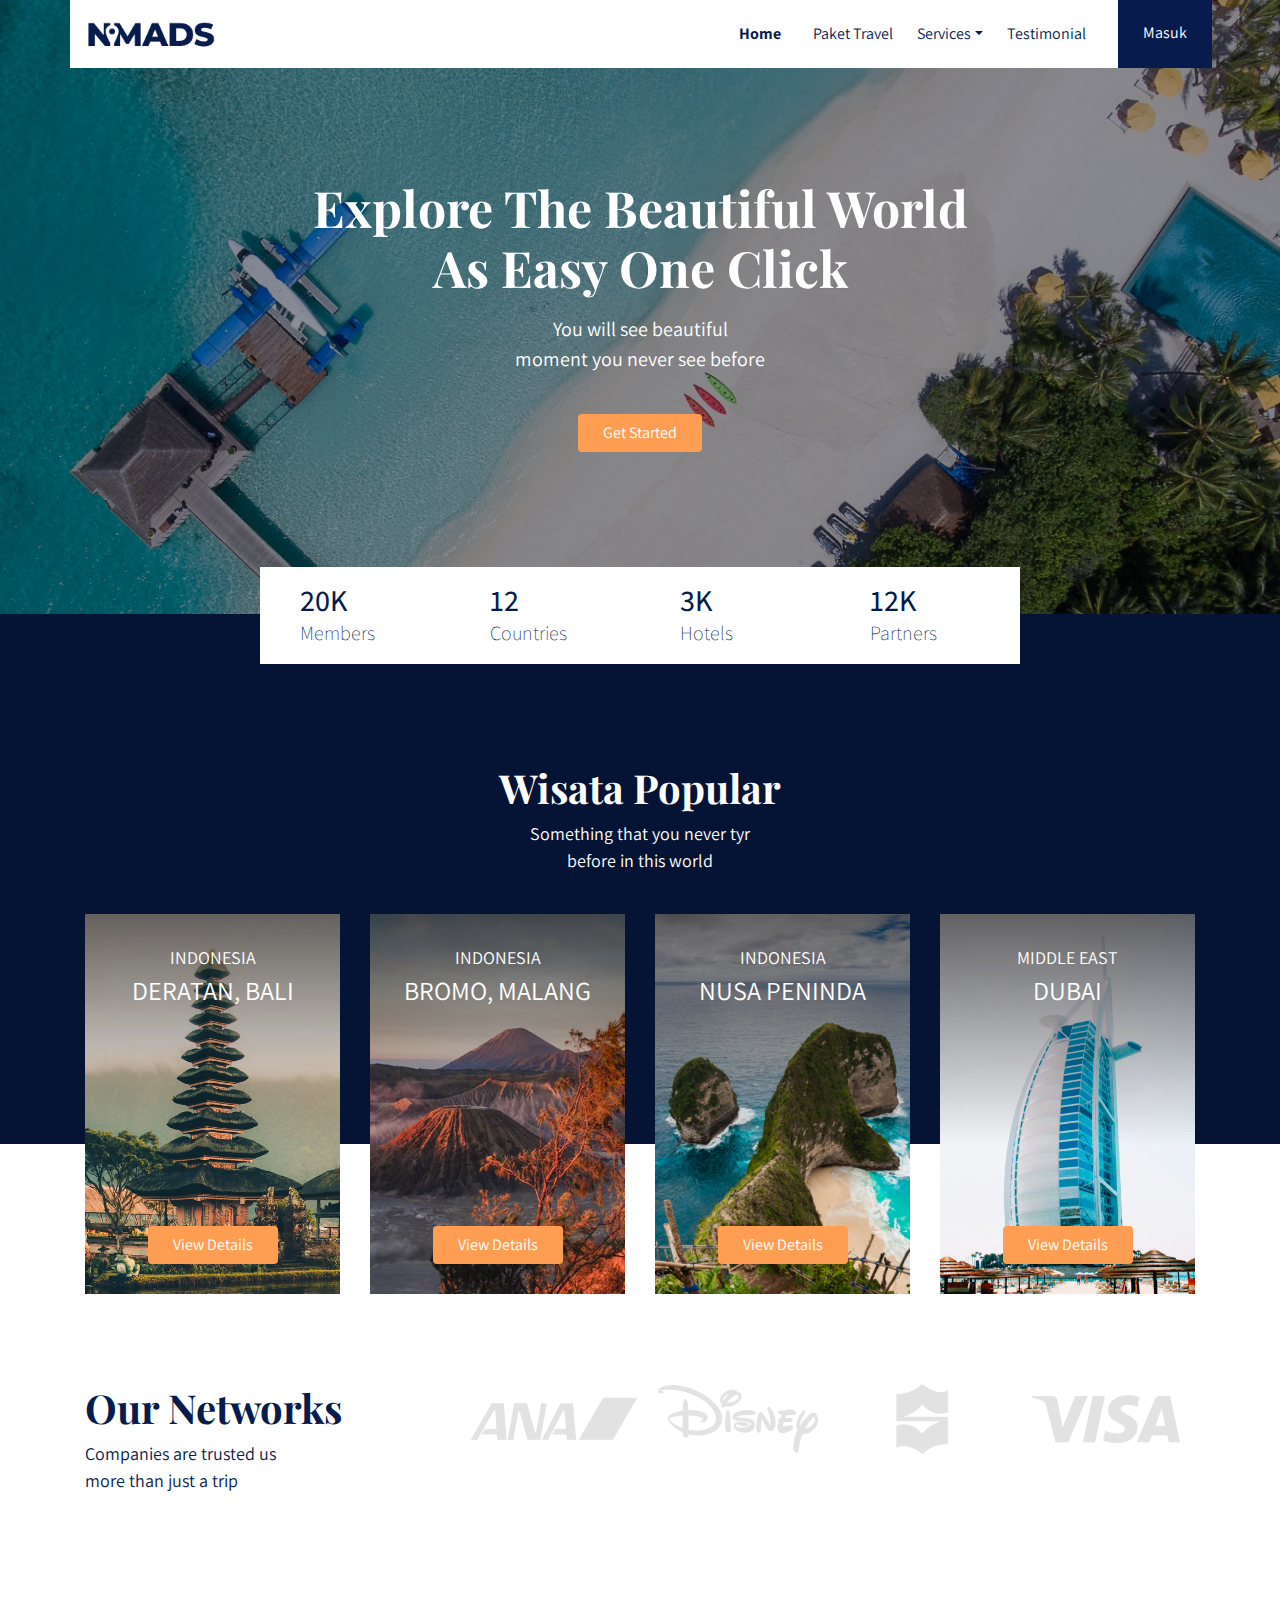
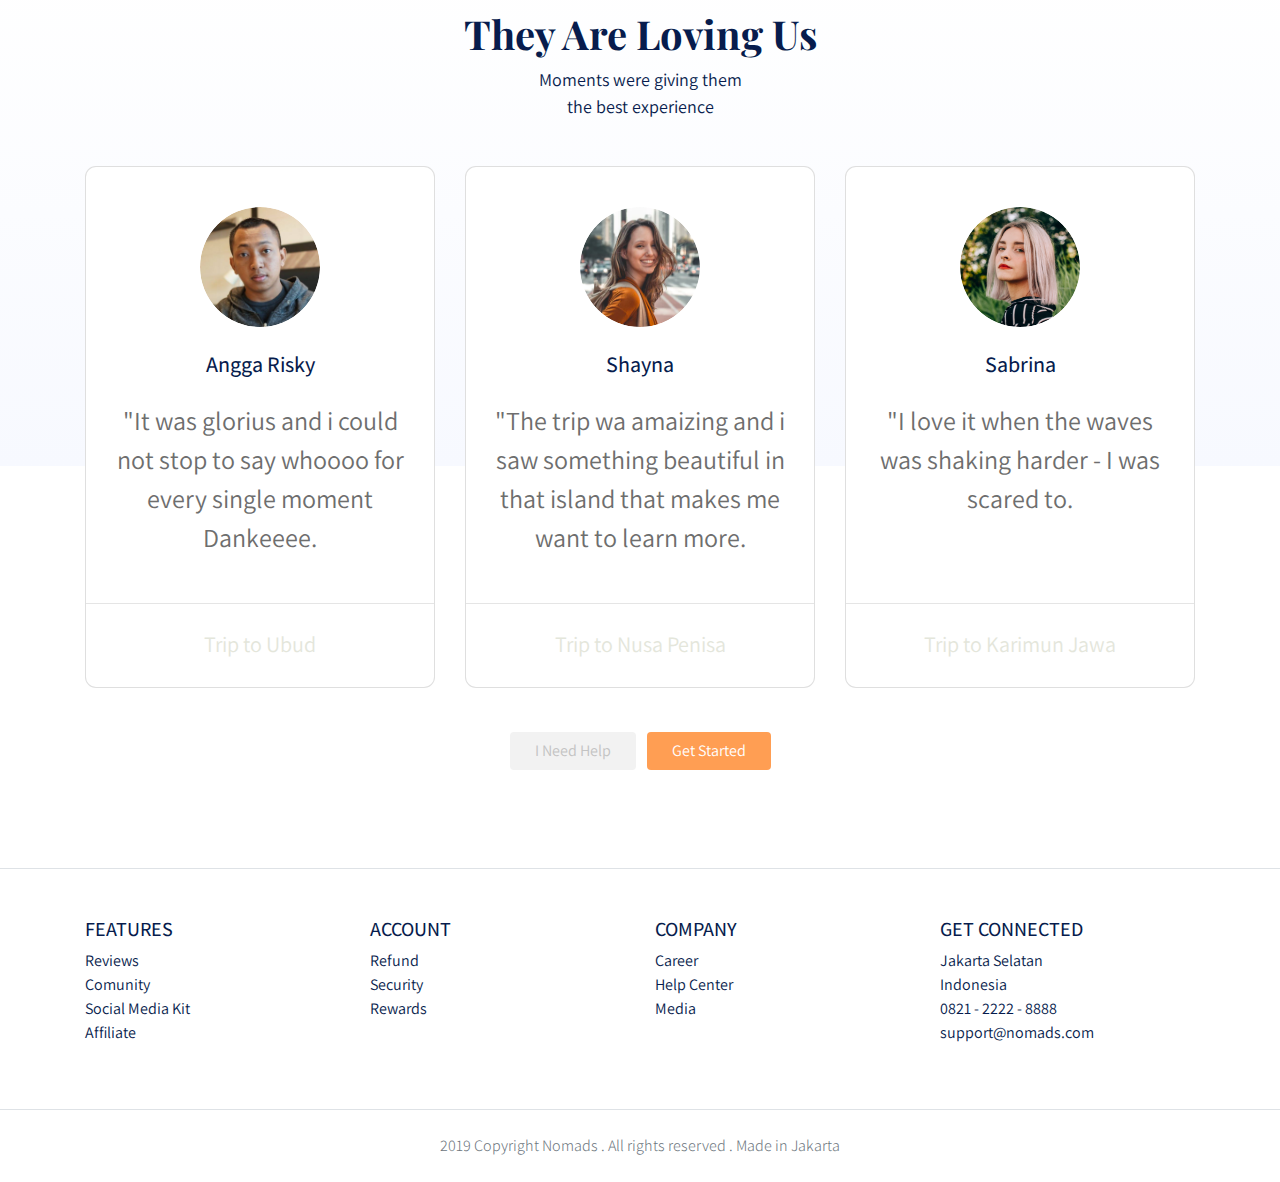
<file: index.html>
<!DOCTYPE html>
<html lang="en">
<head>
  <meta charset="UTF-8">
  <meta name="viewport" content="width=device-width, initial-scale=1.0">
  <title>Document</title>
  <link rel="stylesheet" href="frontend/libraries/bootstrap/css/bootstrap.css">

  <link href="https://fonts.googleapis.com/css2?family=Assistant:wght@200;300;400;500;600;700;800&family=Playfair+Display:ital,wght@0,400;0,500;0,600;0,700;0,800;0,900;1,400;1,500;1,600;1,700;1,800;1,900&display=swap" rel="stylesheet">

  <link rel="stylesheet" href="frontend/styles/main.css">
</head>
<body>

  <!-- Navbar -->
  <div class="container">
    <nav class="row navbar navbar-expand-lg navbar-light bg-white">
      <a href="#" class="navbar-brand">
        <img src="frontend/images/logo.png" alt="Logo NOMADS">
      </a>
      <button class="navbar-toggler navbar-toggler-right" type="button" data-toggle="collapse" data-target="#navb">
        <span class="navbar-toggler-icon"></span>
      </button>
      <div class="collapse navbar-collapse" id="navb">
        <ul class="navbar-nav ml-auto mr-3">
          <li class="nav-item mx-md-2">
            <a href="#" class="nav-link active">Home</a>
          </li>
          <li class="nav-item mx-md-2">
            <a href="#" class="nav-link">Paket Travel</a>
          </li>
          <li class="nav-item dropdown">
            <a href="#" class="nav-link dropdown-toggle" id="navbardrop" data-toggle="dropdown">Services</a>
            <div class="dropdown-menu">
              <a href="#" class="dropdown-item">Link</a>
              <a href="#" class="dropdown-item">Link</a>
              <a href="#" class="dropdown-item">Link</a>
            </div>
          </li>
          <li class="nav-item mx-md-2">
            <a href="#" class="nav-link">Testimonial</a>
          </li>
        </ul>

        <!-- Mobile Button -->
        <form class="form-inline d-sm-block d-md-none">
          <button class="btn btn-login my-2 my-sm-0">
            Masuk
          </button>
        </form>
        <!-- Dekstop Button -->
        <form class="form-inline my-2 my-lg-0 d-none d-md-block">
          <button class="btn btn-login btn-navbar-right my-2 my-sm-0 px-4">
            Masuk
          </button>
        </form>
      </div>
    </nav>
  </div>

  <!-- Header -->
  <header class="text-center">
    <h1>Explore The Beautiful World <br> As Easy One Click</h1>
    <p class="mt-3">You will see beautiful <br> moment you never see before</p>
    <a href="#" class="btn btn-get-started px-4 mt-4">Get Started</a>
  </header>

  <main>
    <div class="container">
      <section class="section-stats row justify-content-center">
        <div class="col-3 col-md-2 detail-stats">
          <h2>20K</h2>
          <p>Members</p>
        </div>
        <div class="col-3 col-md-2 detail-stats">
          <h2>12</h2>
          <p>Countries</p>
        </div>
        <div class="col-3 col-md-2 detail-stats">
          <h2>3K</h2>
          <p>Hotels</p>
        </div>
        <div class="col-3 col-md-2 detail-stats">
          <h2>12K</h2>
          <p>Partners</p>
        </div>
      </section>
    </div>

    <section class="section-popular" id="popular">
      <div class="container">
        <div class="row">
          <div class="col text-center section-popular-heading">
            <h2>Wisata Popular</h2>
            <p>Something that you never tyr <br>before in this world</p>
          </div>
        </div>
      </div>
    </section>

    <section class="section-popular-content" id="popularTravel">
      <div class="container">
        <div class="row section-popular-travel justify-content-center">
          <div class="col-sm-6 col-md-4 col-lg-3">
            <div class="card-travel text-center d-flex flex-column" style="background-image: url('frontend/images/travel-1.jpg');">
              <div class="travel-country">INDONESIA</div>
              <div class="travel-location">DERATAN, BALI</div>
              <div class="travel-button mt-auto">
                <a href="details.html" class="btn btn-travel-details px-4">View Details</a>
              </div>
            </div>
          </div>
          <div class="col-sm-6 col-md-4 col-lg-3">
            <div class="card-travel text-center d-flex flex-column" style="background-image: url('frontend/images/travel-2.jpg');">
              <div class="travel-country">INDONESIA</div>
              <div class="travel-location">BROMO, MALANG</div>
              <div class="travel-button mt-auto">
                <a href="details.html" class="btn btn-travel-details px-4">View Details</a>
              </div>
            </div>
          </div>
          <div class="col-sm-6 col-md-4 col-lg-3">
            <div class="card-travel text-center d-flex flex-column" style="background-image: url('frontend/images/travel-3.jpg');">
              <div class="travel-country">INDONESIA</div>
              <div class="travel-location">NUSA PENINDA</div>
              <div class="travel-button mt-auto">
                <a href="details.html" class="btn btn-travel-details px-4">View Details</a>
              </div>
            </div>
          </div>
          <div class="col-sm-6 col-md-4 col-lg-3">
            <div class="card-travel text-center d-flex flex-column" style="background-image: url('frontend/images/travel-4.jpg');">
              <div class="travel-country">MIDDLE EAST</div>
              <div class="travel-location">DUBAI</div>
              <div class="travel-button mt-auto">
                <a href="details.html" class="btn btn-travel-details px-4">View Details</a>
              </div>
            </div>
          </div>
        </div>
      </div>
    </section>

    <section class="section-networks" id="networks">
      <div class="container">
        <div class="row">
          <div class="col-md-4">
            <h2>Our Networks</h2>
            <p>Companies are trusted us <br>more than just a trip</p>
          </div>
          <div class="col-md-8 text-center">
            <img src="frontend/images/partner.png" alt="Logo Partner" class="img-partner">
          </div>
        </div>
      </div>
    </section>

    <section class="section-testimonial-heading" id="testimonialHeading">
      <div class="container">
        <div class="row">
          <div class="col text-center">
            <h2>They Are Loving Us</h2>
            <p>Moments were giving them <br>the best experience</p>
          </div>
        </div>
      </div>
    </section>

    <section class="section-tetimonial-content" id="testimonialContent">
      <div class="container">
        <div class="section-popular-travel row justify-content-center">
          <div class="col-sm-6 col-ms-6 col-lg-4">
            <div class="card card-testimonial text-center">
              <div class="testimonial-content">
                <img src="frontend/images/avatar-1.png" alt="User" class="mb-4 rounded-circle">
                <h3 class="mb-4">Angga Risky</h3>
                <p class="testimonial">"It was glorius and i could not stop to say whoooo for every single moment Dankeeee.</p>
              </div>
              <hr>
              <p class="trip-to mt-2">Trip to Ubud</p>
            </div>
          </div>
          <div class="col-sm-6 col-ms-6 col-lg-4">
            <div class="card card-testimonial text-center">
              <div class="testimonial-content">
                <img src="frontend/images/avatar-2.png" alt="User" class="mb-4 rounded-circle">
                <h3 class="mb-4">Shayna</h3>
                <p class="testimonial">"The trip wa amaizing and i saw something beautiful in that island that makes me want to learn more.</p>
              </div>
              <hr>
              <p class="trip-to mt-2">Trip to Nusa Penisa</p>
            </div>
          </div>
          <div class="col-sm-6 col-ms-6 col-lg-4">
            <div class="card card-testimonial text-center">
              <div class="testimonial-content">
                <img src="frontend/images/avatar-3.png" alt="User" class="mb-4 rounded-circle">
                <h3 class="mb-4">Sabrina</h3>
                <p class="testimonial">"I love it when the waves was shaking harder - I was scared to.</p>
              </div>
              <hr>
              <p class="trip-to mt-2">Trip to Karimun Jawa</p>
            </div>
          </div>
        </div>
        <div class="row">
          <div class="col-12 text-center">
            <a href="#" class="btn btn-need-help px-4 mt-4 mx-1">I Need Help</a>
            <a href="#" class="btn btn-get-started px-4 mt-4 mx-1">
              Get Started
            </a>
          </div>
        </div>
      </div>
    </section>
  </main>

  <footer class="section-footer mt-5 mb-4 border-top">
    <div class="container pt-5 pb-5">
      <div class="row justify-content-center">
        <div class="col-12">
          <div class="row">
            <div class="col-12 col-lg-3">
              <h5>FEATURES</h5>
              <ul class="list-unstyled">
                <li><a href="#">Reviews</a></li>
                <li><a href="#">Comunity</a></li>
                <li><a href="#">Social Media Kit</a></li>
                <li><a href="#">Affiliate</a></li>
              </ul>
            </div>
            <div class="col-12 col-lg-3">
              <h5>ACCOUNT</h5>
              <ul class="list-unstyled">
                <li><a href="#">Refund</a></li>
                <li><a href="#">Security</a></li>
                <li><a href="#">Rewards</a></li>
              </ul>
            </div>
            <div class="col-12 col-lg-3">
              <h5>COMPANY</h5>
              <ul class="list-unstyled">
                <li><a href="#">Career</a></li>
                <li><a href="#">Help Center</a></li>
                <li><a href="#">Media</a></li>
              </ul>
            </div>
            <div class="col-12 col-lg-3">
              <h5>GET CONNECTED</h5>
              <ul class="list-unstyled">
                <li><a href="#">Jakarta Selatan</a></li>
                <li><a href="#">Indonesia</a></li>
                <li><a href="#">0821 - 2222 - 8888</a></li>
                <li><a href="#">support@nomads.com</a></li>
              </ul>
            </div>
          </div>
        </div>
      </div>
    </div>
    <div class="container-fluid">
      <div class="row border-top justify-content-center align-items-center pt-4">
        <div class="col-auto  text-muted font-weight-light">
          2019 Copyright Nomads . All rights reserved . Made in Jakarta
        </div>
      </div>
    </div>
  </footer>

  <script src="frontend/libraries/jquery/jquery-3.5.1.min.js"></script>
  <script src="frontend/libraries/bootstrap/js/bootstrap.js"></script>
  <script src="frontend/libraries/retina/retina.min.js"></script>
</body>
</html>
</file>
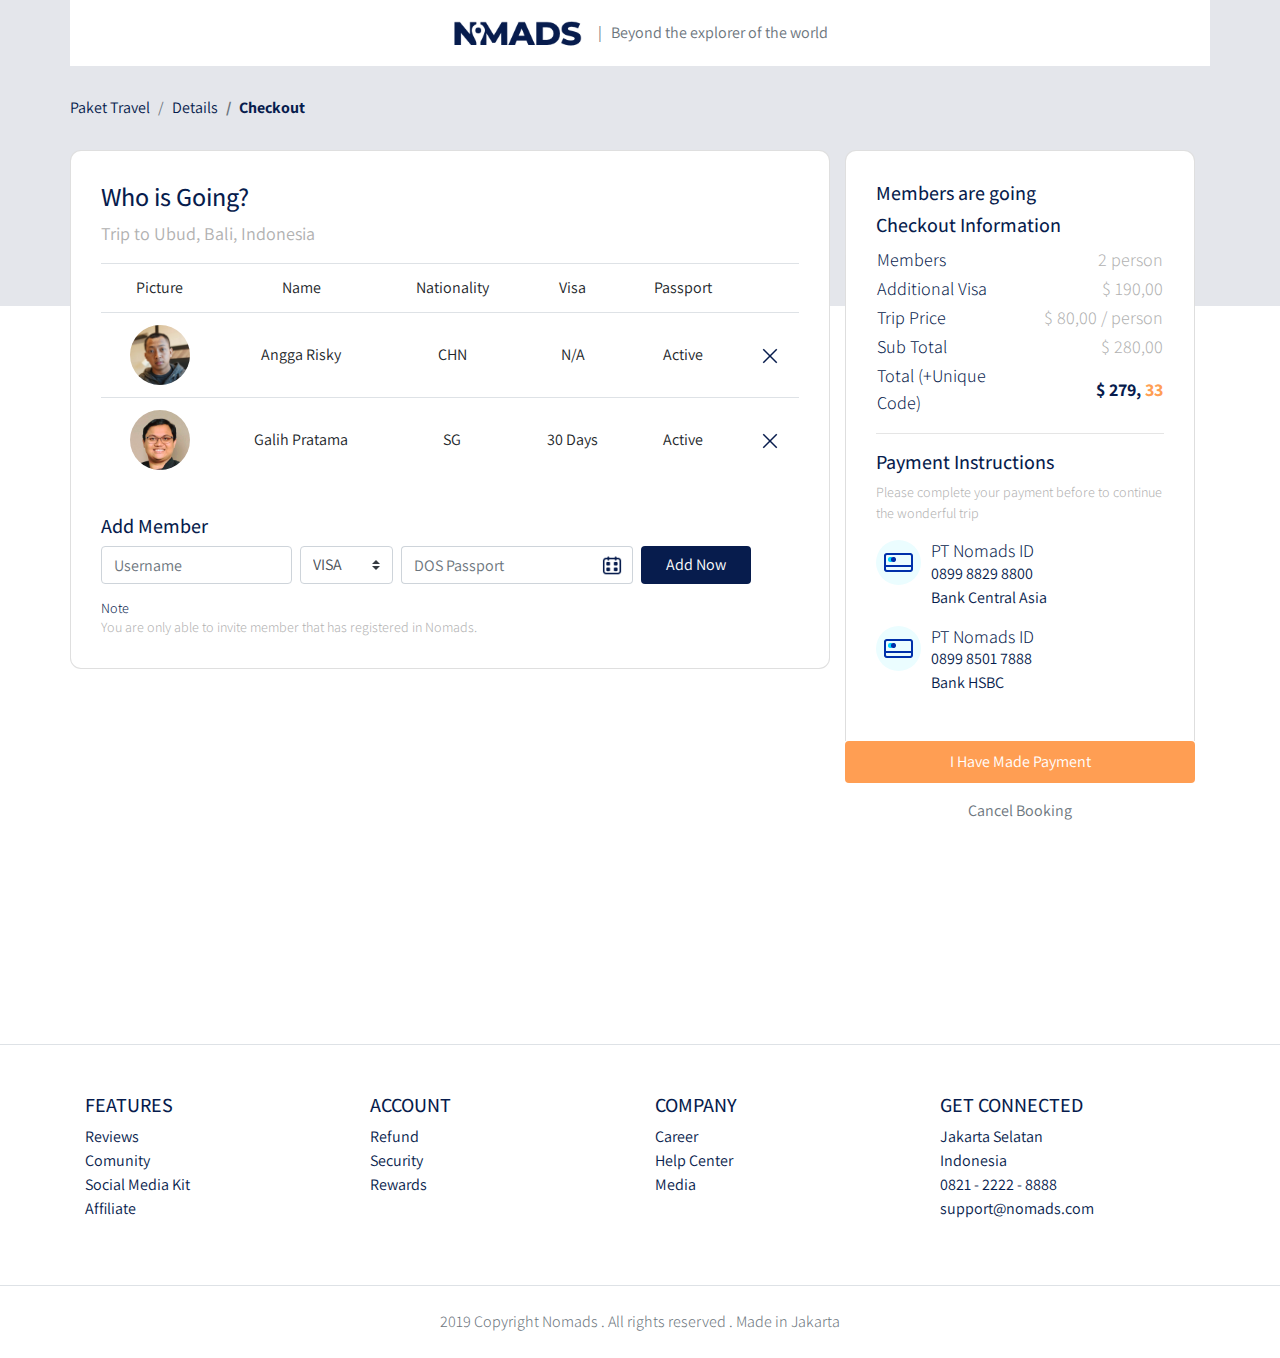
<file: checkout.html>
<!DOCTYPE html>
<html lang="en">
<head>
  <meta charset="UTF-8">
  <meta name="viewport" content="width=device-width, initial-scale=1.0">
  <title>Document</title>
  <link rel="stylesheet" href="frontend/libraries/bootstrap/css/bootstrap.css">

  <link rel="stylesheet" href="frontend/libraries/xzoom/xzoom.css">
  <link rel="stylesheet" href="frontend/libraries/gijgo/css/gijgo.min.css">

  <link href="https://fonts.googleapis.com/css2?family=Assistant:wght@200;300;400;500;600;700;800&family=Playfair+Display:ital,wght@0,400;0,500;0,600;0,700;0,800;0,900;1,400;1,500;1,600;1,700;1,800;1,900&display=swap" rel="stylesheet">

  <link rel="stylesheet" href="frontend/styles/main.css">
</head>
<body>

  <!-- Navbar -->
  <div class="container">
    <nav class="row navbar navbar-expand-lg navbar-light bg-white">
      <div class="navbar-nav ml-auto mr-auto mr-sm-auto mr-md-auto mr-lg-0">
        <a href="index.html" class="navbar-brand">
          <img src="frontend/images/logo.png" alt="Logo">
        </a>
      </div>
      <ul class="navbar-nav mr-auto d-none d-lg-block">
        <span class="text-muted">| &nbsp; Beyond the explorer of the world</span>
      </ul>
    </nav>
  </div>

  <main>
    <section class="section-details-header"></section>
    <section class="section-details-content">
      <div class="container">
        <div class="row">
          <div class="col p-0">
            <nav>
              <ol class="breadcrumb">
                <li class="breadcrumb-item">Paket Travel</li>
                <li class="breadcrumb-item">Details</li>
                <li class="breadcrumb-item active">Checkout</li>
              </ol>
            </nav>
          </div>
        </div>
        <div class="row">
          <div class="col-lg-8 p-lg-0">
            <div class="card card-details">
              <h1>Who is Going?</h1>
              <p>Trip to Ubud, Bali, Indonesia</p>
              <div class="attendee">
                <table class="table table-responsive-sm text-center">
                  <thead>
                    <tr>
                      <td>Picture</td>
                      <td>Name</td>
                      <td>Nationality</td>
                      <td>Visa</td>
                      <td>Passport</td>
                      <td></td>
                    </tr>
                  </thead>
                  <tbody>
                    <tr>
                      <td class="align-middle">
                        <img src="frontend/images/avatar-4.png" height="60">
                      </td>
                      <td class="align-middle">Angga Risky</td>
                      <td class="align-middle">CHN</td>
                      <td class="align-middle">N/A</td>
                      <td class="align-middle">Active</td>
                      <td class="align-middle">
                        <img src="frontend/images/ic_remove.png" >
                      </td>
                    </tr>
                    <tr>
                      <td class="align-middle">
                        <img src="frontend/images/avatar-5.png" height="60">
                      </td>
                      <td class="align-middle">Galih Pratama</td>
                      <td class="align-middle">SG</td>
                      <td class="align-middle">30 Days</td>
                      <td class="align-middle">Active</td>
                      <td class="align-middle">
                        <img src="frontend/images/ic_remove.png" >
                      </td>
                    </tr>
                  </tbody>
                </table>
              </div>
              <div class="member mt-3">
                <h2>Add Member</h2>
                <form class="form-inline">
                  <label for="inputUsername" name="inputUsername" class="sr-only">Name</label>
                  <input type="text" class="form-control mb-2 mr-sm-2" placeholder="Username">
                  <label for="inputVisa" class="sr-only">Visa</label>
                  <select name="inputVisa" id="inputVisa" class="custom-select mb-2 mr-sm-2">
                    <option value="VISA" selected>VISA</option>
                    <option value="30 Days">30 Days</option>
                    <option value="N/A">N/A</option>
                  </select>
                  <label for="doePassport" class="sr-only">DOE Passport</label>
                  <div class="input-group mb-2 mr-sm-2">
                    <input type="text" class="form-control datepicker" id="doePassport" placeholder="DOS Passport">
                  </div>
                  <button type="submit" class="btn btn-add-now mb-2 px-4">Add Now</button>
                </form>
                <h3 class="mt-2 mb-0">Note</h3>
                <p class="disclaimer mb-0">You are only able to invite member that has registered in Nomads.</p>
              </div>
            </div>
          </div>
          <div class="col-lg-4">
            <div class="card card-details card-right">
              <h2>Members are going</h2>
              <h2>Checkout Information</h2>
              <table class="trip-information">
                <tr>
                  <th width="50%">Members</th>
                  <td width="50%" class="text-right">2 person</td>
                </tr>
                <tr>
                  <th width="50%">Additional Visa</th>
                  <td width="50%" class="text-right">$ 190,00</td>
                </tr>
                <tr>
                  <th width="50%">Trip Price</th>
                  <td width="50%" class="text-right">$ 80,00 / person</td>
                </tr>
                <tr>
                  <th width="50%">Sub Total</th>
                  <td width="50%" class="text-right">$ 280,00</td>
                </tr>
                <tr>
                  <th width="50%">Total (+Unique Code)</th>
                  <td width="50%" class="text-right text-total">
                    <span class="text-blue">$ 279, </span><span class="text-orange">33</span>
                  </td>
                </tr>
              </table>
              <hr>
              <h2>Payment Instructions</h2>
              <p class="payment-instructions">Please complete your payment before to continue the wonderful trip</p>
              <div class="bank">
                <div class="bank-item pb-3">
                  <img src="frontend/images/ic_bank.png" alt="" class="bank-image">
                  <div class="description">
                    <h3>PT Nomads ID</h3>
                    <p>0899 8829 8800 <br>Bank Central Asia</p>
                  </div>
                  <div class="clearfix"></div>
                </div>
                <div class="bank-item pb-3">
                  <img src="frontend/images/ic_bank.png" alt="" class="bank-image">
                  <div class="description">
                    <h3>PT Nomads ID</h3>
                    <p>0899 8501 7888 <br>Bank HSBC</p>
                  </div>
                  <div class="clearfix"></div>
                </div>
              </div>
            </div>
            <div class="join-container">
              <a href="success.html" class="btn btn-block btn-join-now mt-3 py-2">I Have Made Payment</a>
            </div>
            <div class="text-center mt-3">
              <a href="details.html" class="text-muted">Cancel Booking</a>
            </div>
          </div>
        </div>
      </div>
    </section>
  </main>

  <footer class="section-footer mt-5 mb-4 border-top">
    <div class="container pt-5 pb-5">
      <div class="row justify-content-center">
        <div class="col-12">
          <div class="row">
            <div class="col-12 col-lg-3">
              <h5>FEATURES</h5>
              <ul class="list-unstyled">
                <li><a href="#">Reviews</a></li>
                <li><a href="#">Comunity</a></li>
                <li><a href="#">Social Media Kit</a></li>
                <li><a href="#">Affiliate</a></li>
              </ul>
            </div>
            <div class="col-12 col-lg-3">
              <h5>ACCOUNT</h5>
              <ul class="list-unstyled">
                <li><a href="#">Refund</a></li>
                <li><a href="#">Security</a></li>
                <li><a href="#">Rewards</a></li>
              </ul>
            </div>
            <div class="col-12 col-lg-3">
              <h5>COMPANY</h5>
              <ul class="list-unstyled">
                <li><a href="#">Career</a></li>
                <li><a href="#">Help Center</a></li>
                <li><a href="#">Media</a></li>
              </ul>
            </div>
            <div class="col-12 col-lg-3">
              <h5>GET CONNECTED</h5>
              <ul class="list-unstyled">
                <li><a href="#">Jakarta Selatan</a></li>
                <li><a href="#">Indonesia</a></li>
                <li><a href="#">0821 - 2222 - 8888</a></li>
                <li><a href="#">support@nomads.com</a></li>
              </ul>
            </div>
          </div>
        </div>
      </div>
    </div>
    <div class="container-fluid">
      <div class="row border-top justify-content-center align-items-center pt-4">
        <div class="col-auto  text-muted font-weight-light">
          2019 Copyright Nomads . All rights reserved . Made in Jakarta
        </div>
      </div>
    </div>
  </footer>

  <script src="frontend/libraries/jquery/jquery-3.5.1.min.js"></script>
  <script src="frontend/libraries/bootstrap/js/bootstrap.js"></script>
  <script src="frontend/libraries/retina/retina.min.js"></script>
  <script src="frontend/libraries/xzoom/xzoom.min.js"></script>
  <script src="frontend/libraries/gijgo/js/gijgo.min.js"></script>
  <script>
  $(document).ready(function() {
    $('.xzoom, .xzoom-gallery').xzoom({
      zoomWidth: 500,
      title: false,
      tint: '#333',
      Xoffset: 15
    });

    $('.datepicker').datepicker({
      uiLibrary: 'bootstrap4',
      icons: {
        rightIcon: '<img src="frontend/images/ic_doe.png" />'
      }
    })
  });
  </script>
</body>
</html>
</file>
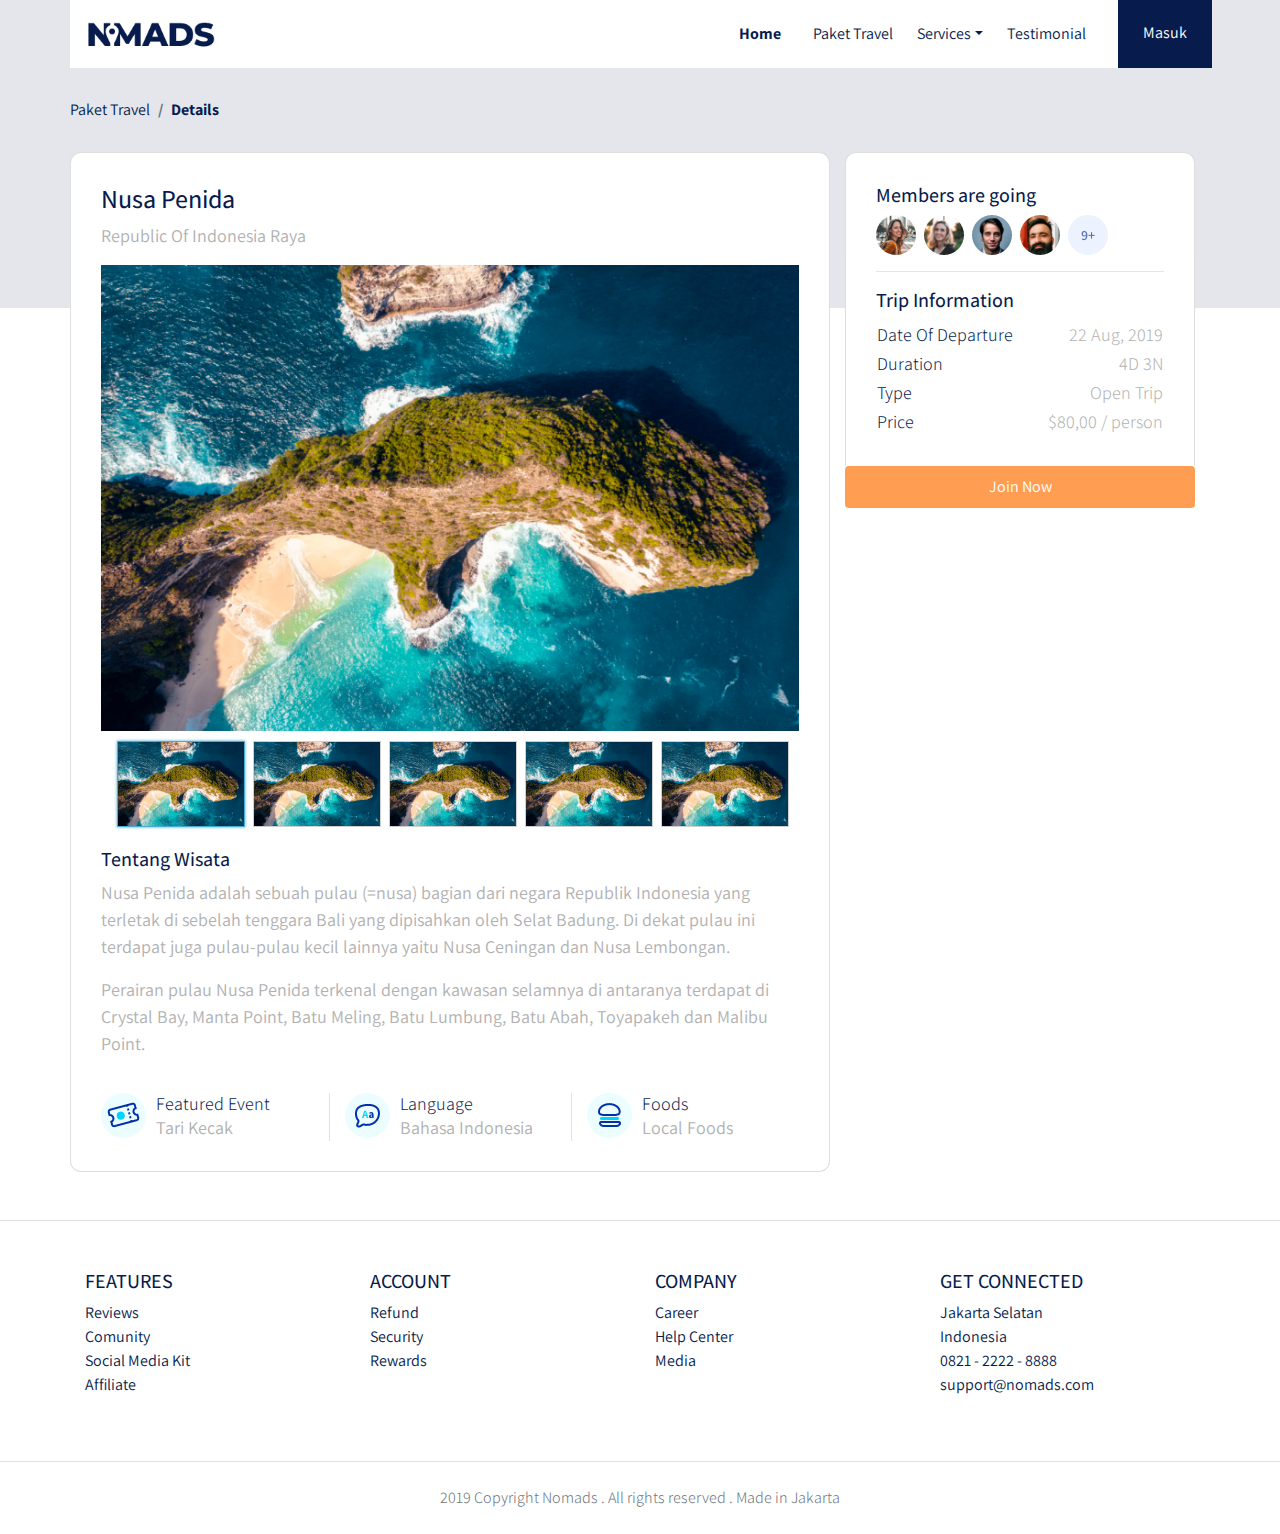
<file: details.html>
<!DOCTYPE html>
<html lang="en">
<head>
  <meta charset="UTF-8">
  <meta name="viewport" content="width=device-width, initial-scale=1.0">
  <title>Document</title>
  <link rel="stylesheet" href="frontend/libraries/bootstrap/css/bootstrap.css">

  <link rel="stylesheet" href="frontend/libraries/xzoom/xzoom.css">

  <link href="https://fonts.googleapis.com/css2?family=Assistant:wght@200;300;400;500;600;700;800&family=Playfair+Display:ital,wght@0,400;0,500;0,600;0,700;0,800;0,900;1,400;1,500;1,600;1,700;1,800;1,900&display=swap" rel="stylesheet">

  <link rel="stylesheet" href="frontend/styles/main.css">
</head>
<body>

  <!-- Navbar -->
  <div class="container">
    <nav class="row navbar navbar-expand-lg navbar-light bg-white">
      <a href="#" class="navbar-brand">
        <img src="frontend/images/logo.png" alt="Logo NOMADS">
      </a>
      <button class="navbar-toggler navbar-toggler-right" type="button" data-toggle="collapse" data-target="#navb">
        <span class="navbar-toggler-icon"></span>
      </button>
      <div class="collapse navbar-collapse" id="navb">
        <ul class="navbar-nav ml-auto mr-3">
          <li class="nav-item mx-md-2">
            <a href="#" class="nav-link active">Home</a>
          </li>
          <li class="nav-item mx-md-2">
            <a href="#" class="nav-link">Paket Travel</a>
          </li>
          <li class="nav-item dropdown">
            <a href="#" class="nav-link dropdown-toggle" id="navbardrop" data-toggle="dropdown">Services</a>
            <div class="dropdown-menu">
              <a href="#" class="dropdown-item">Link</a>
              <a href="#" class="dropdown-item">Link</a>
              <a href="#" class="dropdown-item">Link</a>
            </div>
          </li>
          <li class="nav-item mx-md-2">
            <a href="#" class="nav-link">Testimonial</a>
          </li>
        </ul>

        <!-- Mobile Button -->
        <form class="form-inline d-sm-block d-md-none">
          <button class="btn btn-login my-2 my-sm-0">
            Masuk
          </button>
        </form>
        <!-- Dekstop Button -->
        <form class="form-inline my-2 my-lg-0 d-none d-md-block">
          <button class="btn btn-login btn-navbar-right my-2 my-sm-0 px-4">
            Masuk
          </button>
        </form>
      </div>
    </nav>
  </div>

  <main>
    <section class="section-details-header"></section>
    <section class="section-details-content">
      <div class="container">
        <div class="row">
          <div class="col p-0">
            <nav>
              <ol class="breadcrumb">
                <li class="breadcrumb-item">Paket Travel</li>
                <li class="breadcrumb-item active">Details</li>
              </ol>
            </nav>
          </div>
        </div>
        <div class="row">
          <div class="col-lg-8 p-lg-0">
            <div class="card card-details">
              <h1>Nusa Penida</h1>
              <p>Republic Of Indonesia Raya</p>
              <div class="gallery">
                <div class="xzoom-container">
                  <img
                    class="xzoom"
                    id="xzoom-default"
                    src="frontend/images/details-1.jpg"
                    xoriginal="frontend/images/details-1.jpg"
                  />
                  <div class="xzoom-thumbs">
                    <a href="frontend/images/details-1.jpg"
                      ><img
                        class="xzoom-gallery"
                        width="128"
                        src="frontend/images/details-1.jpg"
                        xpreview="frontend/images/details-1.jpg"
                    /></a>
                    <a href="frontend/images/details-1.jpg"
                      ><img
                        class="xzoom-gallery"
                        width="128"
                        src="frontend/images/details-1.jpg"
                        xpreview="frontend/images/details-1.jpg"
                    /></a>
                    <a href="frontend/images/details-1.jpg"
                      ><img
                        class="xzoom-gallery"
                        width="128"
                        src="frontend/images/details-1.jpg"
                        xpreview="frontend/images/details-1.jpg"
                    /></a>
                    <a href="frontend/images/details-1.jpg"
                      ><img
                        class="xzoom-gallery"
                        width="128"
                        src="frontend/images/details-1.jpg"
                        xpreview="frontend/images/details-1.jpg"
                    /></a>
                    <a href="frontend/images/details-1.jpg"
                      ><img
                        class="xzoom-gallery"
                        width="128"
                        src="frontend/images/details-1.jpg"
                        xpreview="frontend/images/details-1.jpg"
                    /></a>
                  </div>
                </div>
              </div>
              <h2>Tentang Wisata</h2>
              <p>Nusa Penida adalah sebuah pulau (=nusa) bagian dari negara Republik Indonesia yang terletak di sebelah tenggara Bali yang dipisahkan oleh Selat Badung. Di dekat pulau ini terdapat juga pulau-pulau kecil lainnya yaitu Nusa Ceningan dan Nusa Lembongan.</p>
              <p>Perairan pulau Nusa Penida terkenal dengan kawasan selamnya di antaranya terdapat di Crystal Bay, Manta Point, Batu Meling, Batu Lumbung, Batu Abah, Toyapakeh dan Malibu Point.</p>
              <div class="features row">
                <div class="col-md-4">
                  <img src="frontend/images/ic_event.png" alt="Features Event" class="features-image">
                  <div class="description">
                    <h3>Featured Event</h3>
                    <p>Tari Kecak</p>
                  </div>
                </div>
                <div class="col-md-4 border-left">
                  <img src="frontend/images/ic_bahasa.png" alt="Features Language" class="features-image">
                  <div class="description">
                    <h3>Language</h3>
                    <p>Bahasa Indonesia</p>
                  </div>
                </div>
                <div class="col-md-4 border-left">
                  <img src="frontend/images/ic_foods.png" alt="Features Foods" class="features-image">
                  <div class="description">
                    <h3>Foods</h3>
                    <p>Local Foods</p>
                  </div>
                </div>
              </div>
            </div>
          </div>
          <div class="col-lg-4">
            <div class="card card-details card-right">
              <h2>Members are going</h2>
              <div class="members-my-2">
                <img src="frontend/images/members.png" class="member-image">
              </div>
              <hr>
              <h2>Trip Information</h2>
              <table class="trip-information">
                <tr>
                  <th width="50%">Date Of Departure</th>
                  <td width="50%" class="text-right">22 Aug, 2019</td>
                </tr>
                <tr>
                  <th width="50%">Duration</th>
                  <td width="50%" class="text-right">4D 3N</td>
                </tr>
                <tr>
                  <th width="50%">Type</th>
                  <td width="50%" class="text-right">Open Trip</td>
                </tr>
                <tr>
                  <th width="50%">Price</th>
                  <td width="50%" class="text-right">$80,00 / person</td>
                </tr>
              </table>
            </div>
            <div class="join-container">
              <a href="checkout.html" class="btn btn-block btn-join-now mt-3 py-2">Join Now</a>
            </div>
          </div>
        </div>
      </div>
    </section>
  </main>

  <footer class="section-footer mt-5 mb-4 border-top">
    <div class="container pt-5 pb-5">
      <div class="row justify-content-center">
        <div class="col-12">
          <div class="row">
            <div class="col-12 col-lg-3">
              <h5>FEATURES</h5>
              <ul class="list-unstyled">
                <li><a href="#">Reviews</a></li>
                <li><a href="#">Comunity</a></li>
                <li><a href="#">Social Media Kit</a></li>
                <li><a href="#">Affiliate</a></li>
              </ul>
            </div>
            <div class="col-12 col-lg-3">
              <h5>ACCOUNT</h5>
              <ul class="list-unstyled">
                <li><a href="#">Refund</a></li>
                <li><a href="#">Security</a></li>
                <li><a href="#">Rewards</a></li>
              </ul>
            </div>
            <div class="col-12 col-lg-3">
              <h5>COMPANY</h5>
              <ul class="list-unstyled">
                <li><a href="#">Career</a></li>
                <li><a href="#">Help Center</a></li>
                <li><a href="#">Media</a></li>
              </ul>
            </div>
            <div class="col-12 col-lg-3">
              <h5>GET CONNECTED</h5>
              <ul class="list-unstyled">
                <li><a href="#">Jakarta Selatan</a></li>
                <li><a href="#">Indonesia</a></li>
                <li><a href="#">0821 - 2222 - 8888</a></li>
                <li><a href="#">support@nomads.com</a></li>
              </ul>
            </div>
          </div>
        </div>
      </div>
    </div>
    <div class="container-fluid">
      <div class="row border-top justify-content-center align-items-center pt-4">
        <div class="col-auto  text-muted font-weight-light">
          2019 Copyright Nomads . All rights reserved . Made in Jakarta
        </div>
      </div>
    </div>
  </footer>

  <script src="frontend/libraries/jquery/jquery-3.5.1.min.js"></script>
  <script src="frontend/libraries/bootstrap/js/bootstrap.js"></script>
  <script src="frontend/libraries/retina/retina.min.js"></script>
  <script src="frontend/libraries/xzoom/xzoom.min.js"></script>
  <script>
  $(document).ready(function() {
    $('.xzoom, .xzoom-gallery').xzoom({
      zoomWidth: 500,
      title: false,
      tint: '#333',
      Xoffset: 15
    });
  });
  </script>
</body>
</html>
</file>
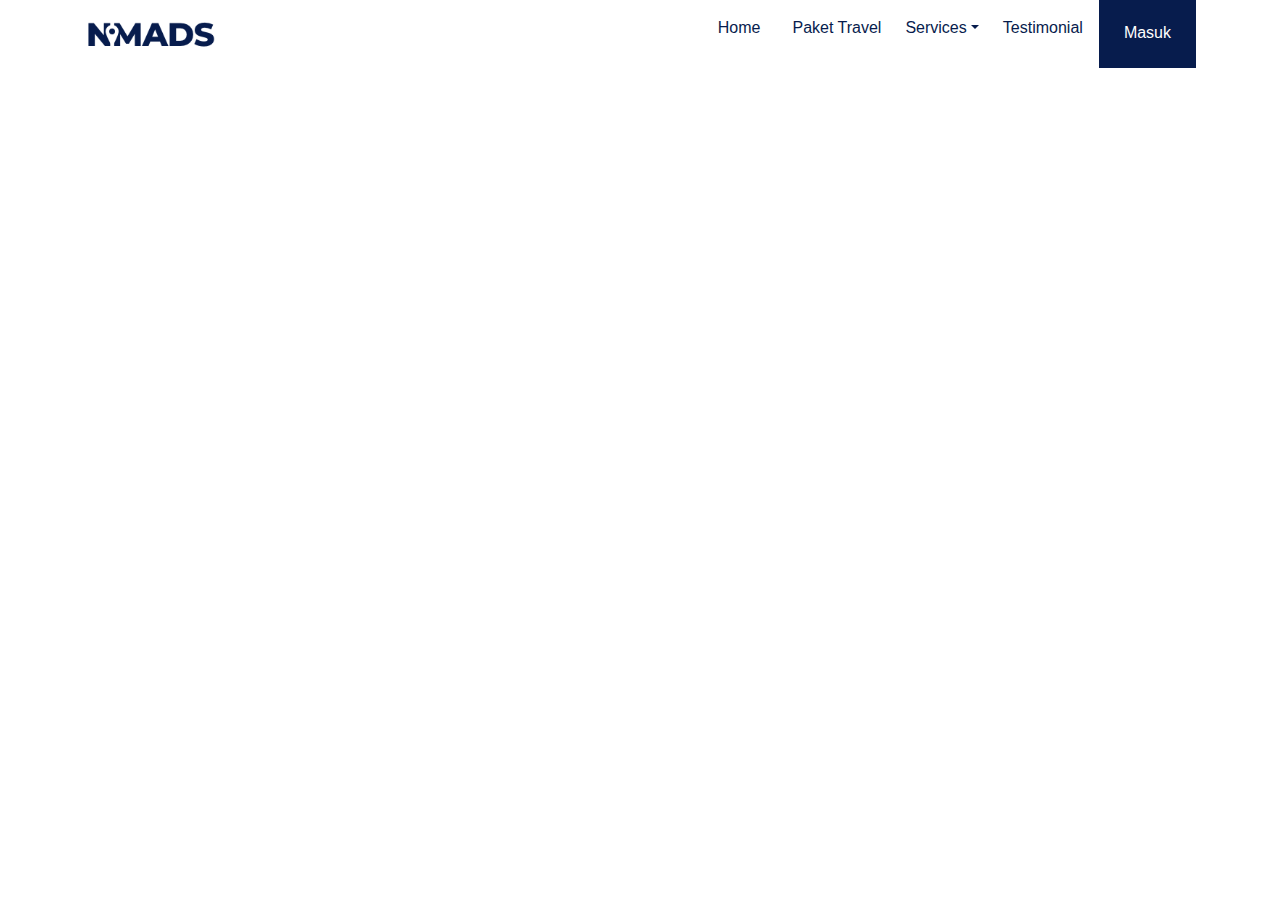
<file: inex.html>
<!DOCTYPE html>
<html lang="en">
<head>
  <meta charset="UTF-8">
  <meta name="viewport" content="width=device-width, initial-scale=1.0">
  <title>Document</title>
  <link rel="stylesheet" href="frontend/libraries/bootstrap/css/bootstrap.css">

  <link rel="stylesheet" href="frontend/styles/main.css">
</head>
<body>

    <div class="container">
      <nav class="row navbar navbar-expand-lg navbar-light bg-white">
        <a href="#" class="navbar-brand">
          <img src="frontend/images/logo.png" alt="Logo NOMADS">
        </a>
        <button class="navbar-toggler navbar-toggler-right" type="button" data-toggle="collapse" data-target="#navb">
          <span class="navbar-toggler-icon"></span>
        </button>
        <div class="collapse navbar-collapse" id="navb">
          <ul class="navbar-nav ml-auto mr-3">
            <li class="nav-item mx-md-2">
              <a href="#" class="nav-link">Home</a>
            </li>
            <li class="nav-item mx-md-2">
              <a href="#" class="nav-link">Paket Travel</a>
            </li>
            <li class="nav-item dropdown">
              <a href="#" class="nav-link dropdown-toggle" id="navbardrop" data-toggle="dropdown">Services</a>
              <div class="dropdown-menu">
                <a href="#" class="dropdown-item">Link</a>
                <a href="#" class="dropdown-item">Link</a>
                <a href="#" class="dropdown-item">Link</a>
              </div>
            </li>
            <li class="nav-item mx-md-2">
              <a href="#" class="nav-link">Testimonial</a>
            </li>

            <!-- Mobile Button -->
            <form class="form-inline d-sm-block d-md-none">
              <button class="btn btn-login my-2 my-sm-0">
                Masuk
              </button>
            </form>
            <!-- Dekstop Button -->
            <form class="form-inline my-2 my-lg-0 d-none d-md-block">
              <button class="btn btn-login btn-navbar-right my-2 my-sm-0 px-4">
                Masuk
              </button>
            </form>
          </ul>
        </div>
      </nav>
    </div>

  <script src="frontend/libraries/jquery/jquery-3.5.1.min.js"></script>
  <script src="frontend/libraries/bootstrap/js/bootstrap.js"></script>
</body>
</html>
</file>
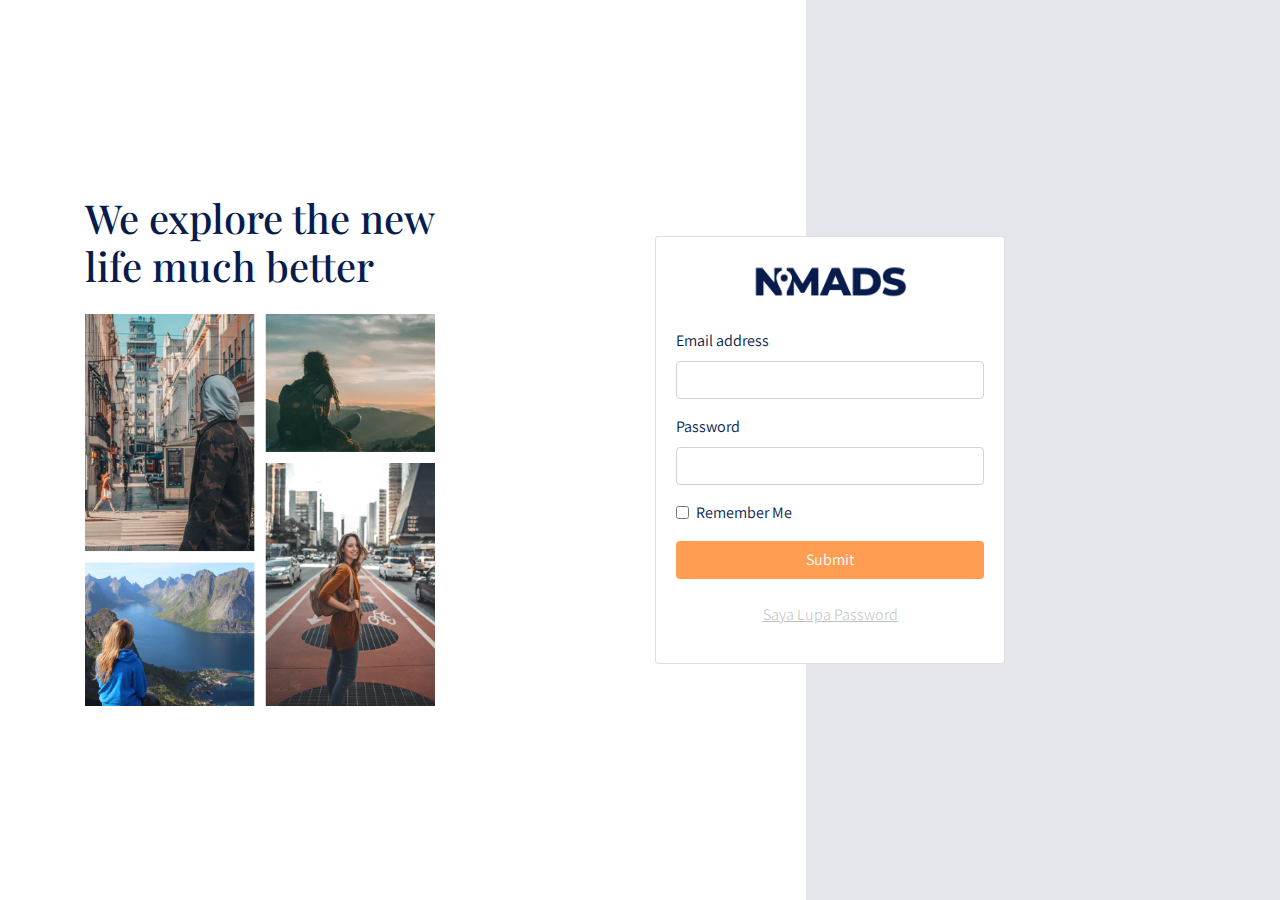
<file: login.html>
<!DOCTYPE html>
<html lang="en">
<head>
  <meta charset="UTF-8">
  <meta name="viewport" content="width=device-width, initial-scale=1.0">
  <title>Document</title>
  <link rel="stylesheet" href="frontend/libraries/bootstrap/css/bootstrap.css">

  <link rel="stylesheet" href="frontend/libraries/xzoom/xzoom.css">
  <link rel="stylesheet" href="frontend/libraries/gijgo/css/gijgo.min.css">

  <link href="https://fonts.googleapis.com/css2?family=Assistant:wght@200;300;400;500;600;700;800&family=Playfair+Display:ital,wght@0,400;0,500;0,600;0,700;0,800;0,900;1,400;1,500;1,600;1,700;1,800;1,900&display=swap" rel="stylesheet">

  <link rel="stylesheet" href="frontend/styles/main.css">
</head>
<body>

  <main class="login-container">
    <div class="container">
      <div class="row page-login d-flex align-items-center">
        <div class="section-left col-12 col-md-6">
          <h1 class="mb-4">We explore the new <br>life much better</h1>
          <img src="/frontend/images/login-image.png" alt="" class=" d-none d-sm-flex" width="350px">
        </div>
        <div class="section-right col-12 col-md-4">
          <div class="card">
            <div class="card-body">
              <div class="text-center">
                <img src="/frontend/images/logo.png" alt="" class="w-50 mb-4">
              </div>
              <form>
                <div class="form-group">
                  <label for="email">Email address</label>
                  <input type="email" class="form-control" id="email">
                </div>
                <div class="form-group">
                  <label for="password">Password</label>
                  <input type="password" class="form-control" id="password">
                </div>
                <div class="form-group form-check">
                  <input type="checkbox" class="form-check-input" id="remember_me">
                  <label class="form-check-label" for="remember_me">Remember Me</label>
                </div>
                <button type="submit" class="btn btn-login btn-block">Submit</button>
                <p class="text-center mt-4">
                  <a href="#">Saya Lupa Password</a>
                </p>
              </form>
            </div>
          </div>
        </div>
      </div>
    </div>
  </main>


  <script src="frontend/libraries/jquery/jquery-3.5.1.min.js"></script>
  <script src="frontend/libraries/bootstrap/js/bootstrap.js"></script>
  <script src="frontend/libraries/retina/retina.min.js"></script>
</body>
</html>
</file>
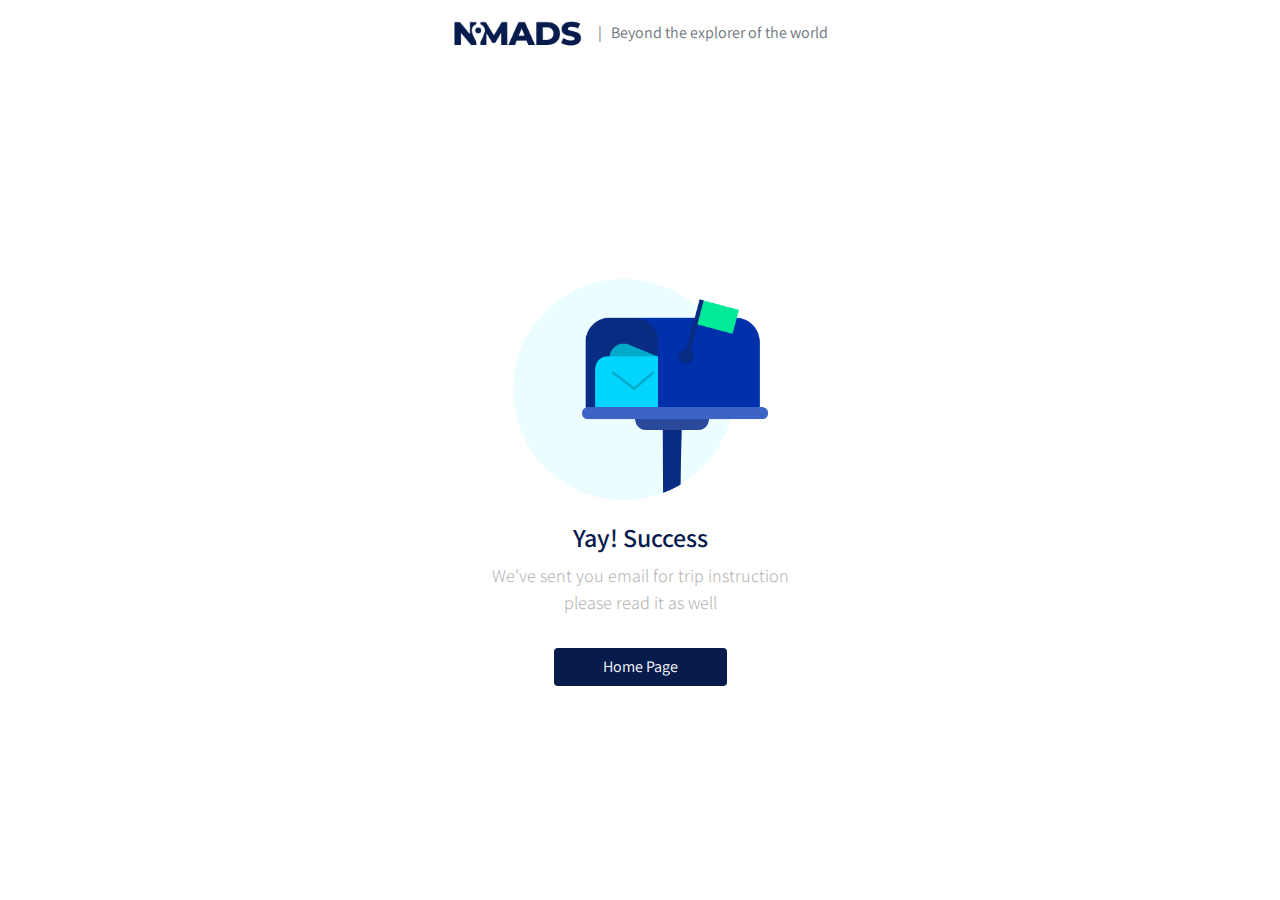
<file: success.html>
<!DOCTYPE html>
<html lang="en">
<head>
  <meta charset="UTF-8">
  <meta name="viewport" content="width=device-width, initial-scale=1.0">
  <title>Document</title>
  <link rel="stylesheet" href="frontend/libraries/bootstrap/css/bootstrap.css">

  <link rel="stylesheet" href="frontend/libraries/xzoom/xzoom.css">
  <link rel="stylesheet" href="frontend/libraries/gijgo/css/gijgo.min.css">

  <link href="https://fonts.googleapis.com/css2?family=Assistant:wght@200;300;400;500;600;700;800&family=Playfair+Display:ital,wght@0,400;0,500;0,600;0,700;0,800;0,900;1,400;1,500;1,600;1,700;1,800;1,900&display=swap" rel="stylesheet">

  <link rel="stylesheet" href="frontend/styles/main.css">
</head>
<body>

  <!-- Navbar -->
  <div class="container">
    <nav class="row navbar navbar-expand-lg navbar-light bg-white">
      <div class="navbar-nav ml-auto mr-auto mr-sm-auto mr-md-auto mr-lg-0">
        <a href="index.html" class="navbar-brand">
          <img src="frontend/images/logo.png" alt="Logo">
        </a>
      </div>
      <ul class="navbar-nav mr-auto d-none d-lg-block">
        <span class="text-muted">| &nbsp; Beyond the explorer of the world</span>
      </ul>
    </nav>
  </div>

  <main>
    <div class="section-success d-flex align-items-center">
      <div class="col text-center">
        <img src="frontend/images/ic_mail.png" alt="">
        <h1>Yay! Success</h1>
        <p>We've sent you email for trip instruction <br>
        please read it as well</p>
        <a href="index.html" class="btn btn-home-page mt-3 px-5">Home Page</a>
      </div>
    </div>
  </main>


  <script src="frontend/libraries/jquery/jquery-3.5.1.min.js"></script>
  <script src="frontend/libraries/bootstrap/js/bootstrap.js"></script>
  <script src="frontend/libraries/retina/retina.min.js"></script>
  <script src="frontend/libraries/xzoom/xzoom.min.js"></script>
  <script src="frontend/libraries/gijgo/js/gijgo.min.js"></script>
  <script>
  $(document).ready(function() {
    $('.xzoom, .xzoom-gallery').xzoom({
      zoomWidth: 500,
      title: false,
      tint: '#333',
      Xoffset: 15
    });

    $('.datepicker').datepicker({
      uiLibrary: 'bootstrap4',
      icons: {
        rightIcon: '<img src="frontend/images/ic_doe.png" />'
      }
    })
  });
  </script>
</body>
</html>
</file>
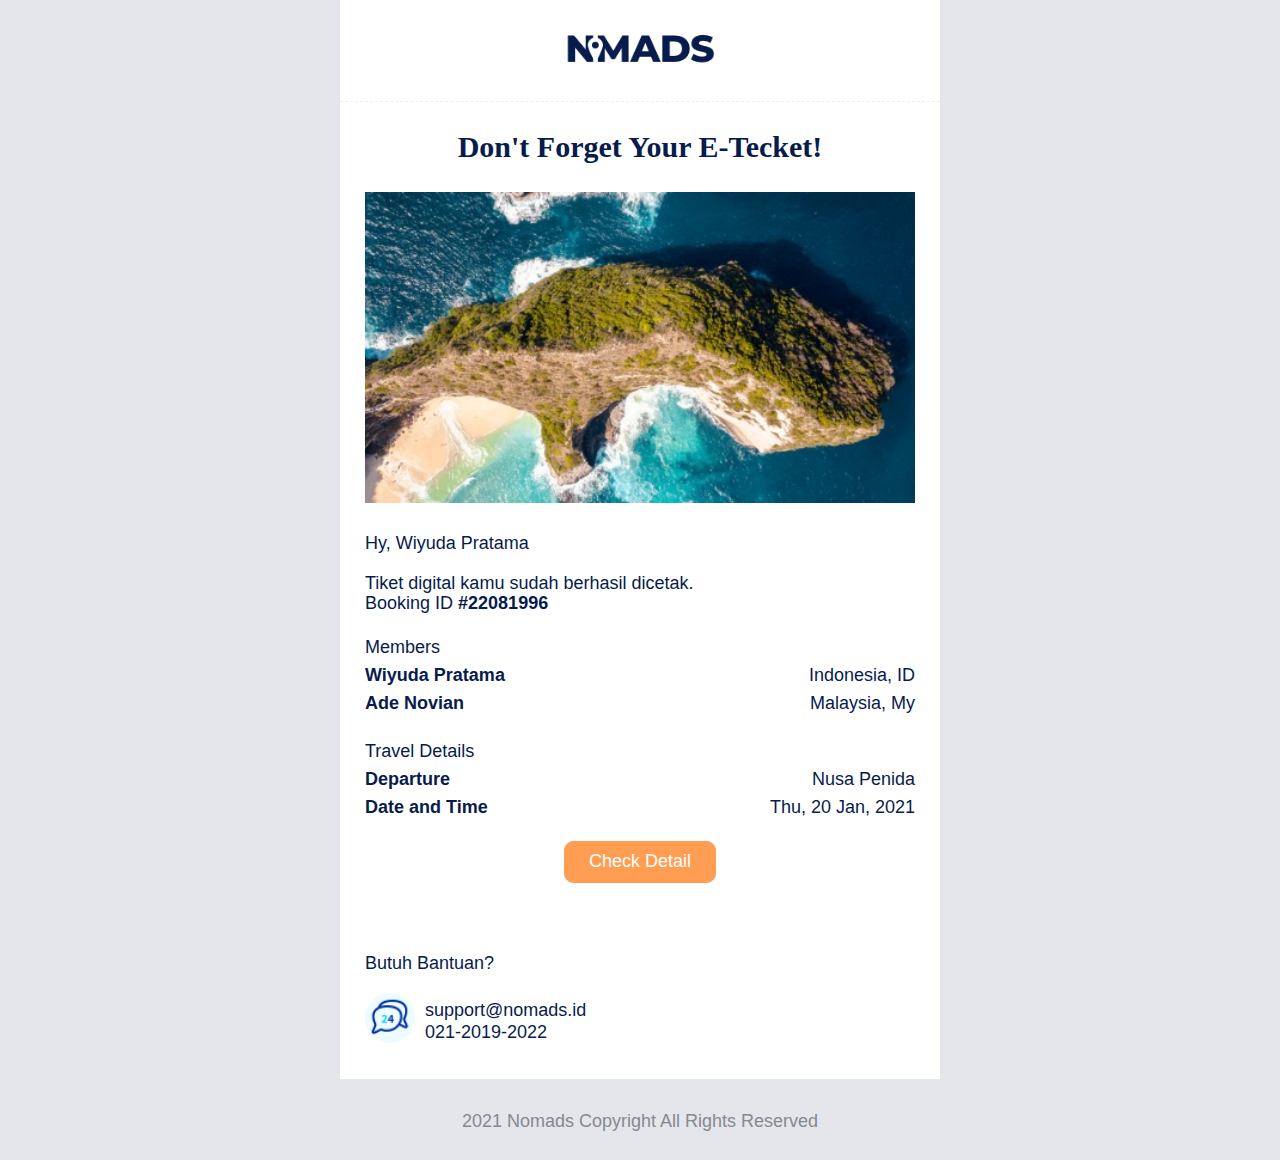
<file: email/checkout.html>
<!doctype html>
<html xmlns="http://www.w3.org/1999/xhtml" xmlns:v="urn:schemas-microsoft-com:vml" xmlns:o="urn:schemas-microsoft-com:office:office">

<head>
  <title>
  </title>
  <!--[if !mso]><!-->
  <meta http-equiv="X-UA-Compatible" content="IE=edge">
  <!--<![endif]-->
  <meta http-equiv="Content-Type" content="text/html; charset=UTF-8">
  <meta name="viewport" content="width=device-width, initial-scale=1">
  <style type="text/css">
    #outlook a {
      padding: 0;
    }

    body {
      margin: 0;
      padding: 0;
      -webkit-text-size-adjust: 100%;
      -ms-text-size-adjust: 100%;
    }

    table,
    td {
      border-collapse: collapse;
      mso-table-lspace: 0pt;
      mso-table-rspace: 0pt;
    }

    img {
      border: 0;
      height: auto;
      line-height: 100%;
      outline: none;
      text-decoration: none;
      -ms-interpolation-mode: bicubic;
    }

    p {
      display: block;
      margin: 13px 0;
    }
  </style>
  <!--[if mso]>
        <xml>
        <o:OfficeDocumentSettings>
          <o:AllowPNG/>
          <o:PixelsPerInch>96</o:PixelsPerInch>
        </o:OfficeDocumentSettings>
        </xml>
        <![endif]-->
  <!--[if lte mso 11]>
        <style type="text/css">
          .mj-outlook-group-fix { width:100% !important; }
        </style>
        <![endif]-->
  <!--[if !mso]><!-->
  <link href="https://fonts.googleapis.com/css?family=Ubuntu:300,400,500,700" rel="stylesheet" type="text/css">
  <style type="text/css">
    @import url(https://fonts.googleapis.com/css?family=Ubuntu:300,400,500,700);
  </style>
  <!--<![endif]-->
  <style type="text/css">
    @media only screen and (min-width:480px) {
      .mj-column-per-100 {
        width: 100% !important;
        max-width: 100%;
      }
    }
  </style>
  <style type="text/css">
    @media only screen and (max-width:480px) {
      table.mj-full-width-mobile {
        width: 100% !important;
      }

      td.mj-full-width-mobile {
        width: auto !important;
      }
    }
  </style>
</head>

<body style="word-spacing:normal;background-color:#e4e6eb;">
  <div style="background-color:#e4e6eb;">
    <!--[if mso | IE]><table align="center" border="0" cellpadding="0" cellspacing="0" class="" style="width:600px;" width="600" ><tr><td style="line-height:0px;font-size:0px;mso-line-height-rule:exactly;"><![endif]-->
    <div style="background:#ffffff;background-color:#ffffff;margin:0px auto;max-width:600px;">
      <table align="center" border="0" cellpadding="0" cellspacing="0" role="presentation" style="background:#ffffff;background-color:#ffffff;width:100%;">
        <tbody>
          <tr>
            <td style="border-bottom:1px dashed #eee;direction:ltr;font-size:0px;padding:20px 0;padding-bottom:0px;padding-top:0px;text-align:center;">
              <!--[if mso | IE]><table role="presentation" border="0" cellpadding="0" cellspacing="0"><tr><td class="" style="vertical-align:top;width:600px;" ><![endif]-->
              <div class="mj-column-per-100 mj-outlook-group-fix" style="font-size:0px;text-align:left;direction:ltr;display:inline-block;vertical-align:top;width:100%;">
                <table border="0" cellpadding="0" cellspacing="0" role="presentation" style="vertical-align:top;" width="100%">
                  <tbody>
                    <tr>
                      <td align="center" style="font-size:0px;padding:10px 25px;padding-top:25px;padding-right:0px;padding-bottom:30px;padding-left:0px;word-break:break-word;">
                        <table border="0" cellpadding="0" cellspacing="0" role="presentation" style="border-collapse:collapse;border-spacing:0px;">
                          <tbody>
                            <tr>
                              <td style="width:150px;">
                                <img alt="" height="auto" src="images/logo.png" style="border:none;display:block;outline:none;text-decoration:none;height:auto;width:100%;font-size:13px;" width="150" />
                              </td>
                            </tr>
                          </tbody>
                        </table>
                      </td>
                    </tr>
                  </tbody>
                </table>
              </div>
              <!--[if mso | IE]></td></tr></table><![endif]-->
            </td>
          </tr>
        </tbody>
      </table>
    </div>
    <!--[if mso | IE]></td></tr></table><table align="center" border="0" cellpadding="0" cellspacing="0" class="" style="width:600px;" width="600" ><tr><td style="line-height:0px;font-size:0px;mso-line-height-rule:exactly;"><![endif]-->
    <div style="background:#ffffff;background-color:#ffffff;margin:0px auto;max-width:600px;">
      <table align="center" border="0" cellpadding="0" cellspacing="0" role="presentation" style="background:#ffffff;background-color:#ffffff;width:100%;">
        <tbody>
          <tr>
            <td style="direction:ltr;font-size:0px;padding:20px 0;padding-bottom:0px;padding-top:0px;text-align:center;">
              <!--[if mso | IE]><table role="presentation" border="0" cellpadding="0" cellspacing="0"><tr><td class="" style="vertical-align:top;width:600px;" ><![endif]-->
              <div class="mj-column-per-100 mj-outlook-group-fix" style="font-size:0px;text-align:left;direction:ltr;display:inline-block;vertical-align:top;width:100%;">
                <table border="0" cellpadding="0" cellspacing="0" role="presentation" style="vertical-align:top;" width="100%">
                  <tbody>
                    <tr>
                      <td align="center" style="font-size:0px;padding:10px 25px;padding-top:30px;padding-right:25px;padding-bottom:30px;padding-left:25px;word-break:break-word;">
                        <div style="font-family:Playfair Display, Times New Roman, serif;font-size:30px;font-weight:bold;line-height:1;text-align:center;color:#071c4d;">Don't Forget Your E-Tecket!</div>
                      </td>
                    </tr>
                  </tbody>
                </table>
              </div>
              <!--[if mso | IE]></td></tr></table><![endif]-->
            </td>
          </tr>
        </tbody>
      </table>
    </div>
    <!--[if mso | IE]></td></tr></table><table align="center" border="0" cellpadding="0" cellspacing="0" class="" style="width:600px;" width="600" ><tr><td style="line-height:0px;font-size:0px;mso-line-height-rule:exactly;"><![endif]-->
    <div style="background:#ffffff;background-color:#ffffff;margin:0px auto;max-width:600px;">
      <table align="center" border="0" cellpadding="0" cellspacing="0" role="presentation" style="background:#ffffff;background-color:#ffffff;width:100%;">
        <tbody>
          <tr>
            <td style="direction:ltr;font-size:0px;padding:20px 0;padding-bottom:0px;padding-top:0px;text-align:center;">
              <!--[if mso | IE]><table role="presentation" border="0" cellpadding="0" cellspacing="0"><tr><td class="" style="vertical-align:top;width:600px;" ><![endif]-->
              <div class="mj-column-per-100 mj-outlook-group-fix" style="font-size:0px;text-align:left;direction:ltr;display:inline-block;vertical-align:top;width:100%;">
                <table border="0" cellpadding="0" cellspacing="0" role="presentation" style="vertical-align:top;" width="100%">
                  <tbody>
                    <tr>
                      <td align="center" style="font-size:0px;padding:10px 25px;padding-top:0px;padding-right:0px;padding-bottom:0px;padding-left:0px;word-break:break-word;">
                        <table border="0" cellpadding="0" cellspacing="0" role="presentation" style="border-collapse:collapse;border-spacing:0px;">
                          <tbody>
                            <tr>
                              <td style="width:550px;">
                                <img alt="" height="auto" src="images/nusa-penida.jpg" style="border:none;display:block;outline:none;text-decoration:none;height:auto;width:100%;font-size:13px;" width="550" />
                              </td>
                            </tr>
                          </tbody>
                        </table>
                      </td>
                    </tr>
                  </tbody>
                </table>
              </div>
              <!--[if mso | IE]></td></tr></table><![endif]-->
            </td>
          </tr>
        </tbody>
      </table>
    </div>
    <!--[if mso | IE]></td></tr></table><table align="center" border="0" cellpadding="0" cellspacing="0" class="" style="width:600px;" width="600" ><tr><td style="line-height:0px;font-size:0px;mso-line-height-rule:exactly;"><![endif]-->
    <div style="background:#ffffff;background-color:#ffffff;margin:0px auto;max-width:600px;">
      <table align="center" border="0" cellpadding="0" cellspacing="0" role="presentation" style="background:#ffffff;background-color:#ffffff;width:100%;">
        <tbody>
          <tr>
            <td style="direction:ltr;font-size:0px;padding:20px 0;padding-bottom:20px;padding-top:20px;text-align:center;">
              <!--[if mso | IE]><table role="presentation" border="0" cellpadding="0" cellspacing="0"><tr><td class="" style="vertical-align:middle;width:600px;" ><![endif]-->
              <div class="mj-column-per-100 mj-outlook-group-fix" style="font-size:0px;text-align:left;direction:ltr;display:inline-block;vertical-align:middle;width:100%;">
                <table border="0" cellpadding="0" cellspacing="0" role="presentation" width="100%">
                  <tbody>
                    <tr>
                      <td style="border-bottom:1ps dashe #eee;vertical-align:middle;padding-bottom:30px;">
                        <table border="0" cellpadding="0" cellspacing="0" role="presentation" style="" width="100%">
                          <tbody>
                            <tr>
                              <td align="left" style="font-size:0px;padding:10px 25px;padding-right:25px;padding-left:25px;word-break:break-word;">
                                <div style="font-family:Assistant, Helvetica, Arial, sans-serif;font-size:18px;line-height:20px;text-align:left;color:#071c4d;">Hy, Wiyuda Pratama <br><br> Tiket digital kamu sudah berhasil dicetak. <br> Booking ID <strong>#22081996</strong></div>
                              </td>
                            </tr>
                            <tr>
                              <td align="left" style="font-size:0px;padding:10px 25px;padding-right:25px;padding-left:25px;word-break:break-word;">
                                <table cellpadding="0" cellspacing="0" width="100%" border="0" style="color:#071c4d;font-family:Assistant, Helvetica, Arial, sans-serif;font-size:18px;line-height:28px;table-layout:auto;width:100%;border:none;">
                                  <tr>
                                    <td colspan="3">Members</td>
                                  </tr>
                                  <tr>
                                    <td><strong>Wiyuda Pratama</strong></td>
                                    <td style="text-align: right;">Indonesia, ID</td>
                                  </tr>
                                  <tr>
                                    <td><strong>Ade Novian</strong></td>
                                    <td style="text-align: right;">Malaysia, My</td>
                                  </tr>
                                </table>
                              </td>
                            </tr>
                            <tr>
                              <td align="left" style="font-size:0px;padding:10px 25px;padding-right:25px;padding-left:25px;word-break:break-word;">
                                <table cellpadding="0" cellspacing="0" width="100%" border="0" style="color:#071c4d;font-family:Assistant, Helvetica, Arial, sans-serif;font-size:18px;line-height:28px;table-layout:auto;width:100%;border:none;">
                                  <tr>
                                    <td colspan="3">Travel Details</td>
                                  </tr>
                                  <tr>
                                    <td><strong>Departure</strong></td>
                                    <td style="text-align: right;">Nusa Penida</td>
                                  </tr>
                                  <tr>
                                    <td><strong>Date and Time</strong></td>
                                    <td style="text-align: right;">Thu, 20 Jan, 2021</td>
                                  </tr>
                                </table>
                              </td>
                            </tr>
                            <tr>
                              <td align="center" vertical-align="middle" style="font-size:0px;padding:10px 25px;word-break:break-word;">
                                <table border="0" cellpadding="0" cellspacing="0" role="presentation" style="border-collapse:separate;line-height:100%;">
                                  <tr>
                                    <td align="center" bgcolor="#ff9e53" role="presentation" style="border:none;border-radius:10px;cursor:auto;mso-padding-alt:10px 25px;background:#ff9e53;" valign="middle">
                                      <p style="display:inline-block;background:#ff9e53;color:#ffffff;font-family:Assistant, Helvetica, Arial, sans-serif;font-size:18px;font-weight:normal;line-height:120%;margin:0;text-decoration:none;text-transform:none;padding:10px 25px;mso-padding-alt:0px;border-radius:10px;"> Check Detail </p>
                                    </td>
                                  </tr>
                                </table>
                              </td>
                            </tr>
                          </tbody>
                        </table>
                      </td>
                    </tr>
                  </tbody>
                </table>
              </div>
              <!--[if mso | IE]></td></tr></table><![endif]-->
            </td>
          </tr>
        </tbody>
      </table>
    </div>
    <!--[if mso | IE]></td></tr></table><table align="center" border="0" cellpadding="0" cellspacing="0" class="" style="width:600px;" width="600" ><tr><td style="line-height:0px;font-size:0px;mso-line-height-rule:exactly;"><![endif]-->
    <div style="background:#ffffff;background-color:#ffffff;margin:0px auto;max-width:600px;">
      <table align="center" border="0" cellpadding="0" cellspacing="0" role="presentation" style="background:#ffffff;background-color:#ffffff;width:100%;">
        <tbody>
          <tr>
            <td style="direction:ltr;font-size:0px;padding:20px 0;padding-bottom:0px;padding-top:0px;text-align:center;">
              <!--[if mso | IE]><table role="presentation" border="0" cellpadding="0" cellspacing="0"><tr><td class="" style="vertical-align:middle;width:600px;" ><![endif]-->
              <div class="mj-column-per-100 mj-outlook-group-fix" style="font-size:0px;text-align:left;direction:ltr;display:inline-block;vertical-align:middle;width:100%;">
                <table border="0" cellpadding="0" cellspacing="0" role="presentation" style="vertical-align:middle;" width="100%">
                  <tbody>
                    <tr>
                      <td align="left" style="font-size:0px;padding:10px 25px;padding-right:25px;padding-left:25px;word-break:break-word;">
                        <div style="font-family:Assistant, Helvetica, Arial, sans-serif;font-size:18px;line-height:20px;text-align:left;color:#071c4d;">Butuh Bantuan?</div>
                      </td>
                    </tr>
                  </tbody>
                </table>
              </div>
              <!--[if mso | IE]></td></tr></table><![endif]-->
            </td>
          </tr>
        </tbody>
      </table>
    </div>
    <!--[if mso | IE]></td></tr></table><table align="center" border="0" cellpadding="0" cellspacing="0" class="" style="width:600px;" width="600" ><tr><td style="line-height:0px;font-size:0px;mso-line-height-rule:exactly;"><![endif]-->
    <div style="background:#ffffff;background-color:#ffffff;margin:0px auto;max-width:600px;">
      <table align="center" border="0" cellpadding="0" cellspacing="0" role="presentation" style="background:#ffffff;background-color:#ffffff;width:100%;">
        <tbody>
          <tr>
            <td style="direction:ltr;font-size:0px;padding:20px 0;padding-bottom:20px;padding-top:0px;text-align:center;">
              <!--[if mso | IE]><table role="presentation" border="0" cellpadding="0" cellspacing="0"><tr><td class="" style="vertical-align:top;width:600px;" ><![endif]-->
              <div class="mj-column-per-100 mj-outlook-group-fix" style="font-size:0px;text-align:left;direction:ltr;display:inline-block;vertical-align:top;width:100%;">
                <table border="0" cellpadding="0" cellspacing="0" role="presentation" style="vertical-align:top;" width="100%">
                  <tbody>
                    <tr>
                      <td align="left" style="font-size:0px;padding:10px 25px;word-break:break-word;">
                        <table cellpadding="0" cellspacing="0" width="100%" border="0" style="color:#000000;font-family:Ubuntu, Helvetica, Arial, sans-serif;font-size:13px;line-height:22px;table-layout:auto;width:100%;border:none;">
                          <tr>
                            <td style="width:50px;">
                              <img src="images/ic_support.png" width="50px">
                            </td>
                            <td style="font-size:18px; padding-left:10px; color:#071c4d; font-family: Assistant, Helvetica, Arial, sans-serif;"> support@nomads.id <br> 021-2019-2022 </td>
                          </tr>
                        </table>
                      </td>
                    </tr>
                  </tbody>
                </table>
              </div>
              <!--[if mso | IE]></td></tr></table><![endif]-->
            </td>
          </tr>
        </tbody>
      </table>
    </div>
    <!--[if mso | IE]></td></tr></table><table align="center" border="0" cellpadding="0" cellspacing="0" class="" style="width:600px;" width="600" ><tr><td style="line-height:0px;font-size:0px;mso-line-height-rule:exactly;"><![endif]-->
    <div style="margin:0px auto;max-width:600px;">
      <table align="center" border="0" cellpadding="0" cellspacing="0" role="presentation" style="width:100%;">
        <tbody>
          <tr>
            <td style="direction:ltr;font-size:0px;padding:20px 0;padding-bottom:30px;padding-top:3px;text-align:center;">
              <!--[if mso | IE]><table role="presentation" border="0" cellpadding="0" cellspacing="0"><tr><td class="" style="vertical-align:top;width:600px;" ><![endif]-->
              <div class="mj-column-per-100 mj-outlook-group-fix" style="font-size:0px;text-align:left;direction:ltr;display:inline-block;vertical-align:top;width:100%;">
                <table border="0" cellpadding="0" cellspacing="0" role="presentation" style="vertical-align:top;" width="100%">
                  <tbody>
                    <tr>
                      <td align="center" style="font-size:0px;padding:10px 25px;padding-top:30px;padding-right:25px;padding-bottom:0px;padding-left:25px;word-break:break-word;">
                        <div style="font-family:Assistant, Helvetica, Arial, sans-serif;font-size:18px;line-height:1;text-align:center;color:#888893;">2021 Nomads Copyright All Rights Reserved</div>
                      </td>
                    </tr>
                  </tbody>
                </table>
              </div>
              <!--[if mso | IE]></td></tr></table><![endif]-->
            </td>
          </tr>
        </tbody>
      </table>
    </div>
    <!--[if mso | IE]></td></tr></table><![endif]-->
  </div>
</body>

</html>
</file>
<file: frontend/styles/main.css>
body {
  background-color: #fff;
  font-family: "Assistant", sans-serif;
  color: #071c4d;
}

.navbar-brand img {
  max-height: 40px;
}

.navbar-light .navbar-nav .nav-link {
  color: #071c4d;
}

.navbar-light .navbar-nav .nav-link.active {
  font-weight: bold;
  color: #071c4d;
}

.btn-navbar-right {
  margin-top: -10px !important;
  margin-bottom: -8px !important;
  margin-right: -18px !important;
  height: 70px;
  border-radius: 0;
}

.btn-login {
  background-color: #071c4d;
  color: #ffffff;
}

.btn-login:hover {
  background-color: #183987;
  color: #ffffff;
}

header {
  padding: 180px 0 165px;
  margin-top: -70px;
  background-image: url("../images/header-background.jpg");
  background-size: cover;
}

header h1, header p {
  color: #ffffff;
}

header h1 {
  font-size: 50px;
  font-family: 'Playfair Display', serif;
  font-weight: bold;
}

header p {
  font-size: 20px;
}

header .btn-get-started {
  background-color: #FF9E53;
  color: #ffffff;
}

header .btn-get-started:hover {
  background-color: #FFAA69;
  color: #ffffff;
}

.section-stats {
  margin-top: -50px;
}

.section-stats .detail-stats {
  background-color: #ffffff;
  padding-top: 15px;
  padding-left: 40px;
}

.section-stats h2 {
  font-size: 30px;
  margin-bottom: 0;
}

.section-stats p {
  font-size: 20px;
  font-weight: lighter;
}

.section-popular {
  min-height: 540px;
  background-color: #051334;
  margin-top: -50px;
  margin-bottom: -240px;
}

.section-popular .section-popular-heading {
  margin-top: 150px;
}

.section-popular .section-popular-heading h2, .section-popular .section-popular-heading p {
  color: #ffffff;
}

.section-popular .section-popular-heading h2 {
  font-size: 40px;
  font-weight: bold;
  font-family: 'Playfair Display', serif;
}

.section-popular .section-popular-heading p {
  font-size: 18px;
}

.section-popular-content .section-popular-travel .card-travel {
  min-height: 380px;
  background-color: #ddd;
  color: #ffffff;
  background-size: cover;
  padding: 30px;
  margin-bottom: 20px;
}

.section-popular-content .section-popular-travel .travel-country {
  font-size: 18px;
  color: #ffffff;
}

.section-popular-content .section-popular-travel .travel-location {
  font-size: 26px;
  color: #ffffff;
}

.section-popular-content .section-popular-travel .travel-button .btn-travel-details {
  background-color: #ff9e53;
  color: #ffffff;
}

.section-popular-content .section-popular-travel .travel-button .btn-travel-details:hover {
  background-color: #ffae6f;
  color: #ffffff;
}

.section-networks {
  background-color: #ffffff;
  margin-top: -170px;
  padding-top: 240px;
  padding-bottom: 50px;
}

.section-networks h2 {
  font-family: 'Playfair Display', serif;
  font-weight: bold;
  font-size: 40px;
}

.section-networks p {
  font-size: 18px;
}

.section-networks img {
  max-width: 100%;
}

.section-testimonial-heading {
  background: -webkit-gradient(linear, left top, left bottom, from(#fff), to(#f7f9ff));
  background: linear-gradient(#fff 0%, #f7f9ff 100%);
  padding-top: 50px;
  min-height: 506px;
}

.section-testimonial-heading h2 {
  font-family: 'Playfair Display', serif;
  font-size: 40px;
  font-weight: bold;
}

.section-testimonial-heading p {
  font-size: 18px;
}

.section-tetimonial-content {
  margin-top: -300px;
  padding-bottom: 50px;
}

.section-tetimonial-content .card-testimonial {
  padding: 40px 20px 10px;
  border-radius: 11px;
  margin-bottom: 20px;
}

.section-tetimonial-content .testimonial-content {
  min-height: 380px;
}

.section-tetimonial-content h3 {
  font-size: 22px;
}

.section-tetimonial-content .testimonial {
  font-weight: 200px;
  font-size: 26px;
  color: #6e6e6e;
  min-height: 160px;
}

.section-tetimonial-content .trip-to {
  font-weight: normal;
  font-size: 22px;
  color: #e4e6db;
}

.section-tetimonial-content hr {
  margin-left: -20px;
  margin-right: -20px;
}

.section-tetimonial-content .btn-get-started {
  background-color: #ff9e53;
  color: #ffffff;
}

.section-tetimonial-content .btn-get-started:hover {
  background-color: #ffae6f;
  color: #ffffff;
}

.section-tetimonial-content .btn-need-help {
  background-color: #f2f2f2;
  color: #c3c3c3;
}

.section-tetimonial-content .btn-need-help:hove {
  background-color: #fafafa;
  -webkit-columns: #c3c3c3;
          columns: #c3c3c3;
}

.section-footer a {
  color: #071c4d;
}

.section-details-header {
  min-height: 310px;
  background: #e4e6eb;
  margin-top: -70px;
}

.section-details-content {
  margin-top: -210px;
  min-height: 100vh;
}

.section-details-content .breadcrumb {
  background-color: transparent;
  padding: 0;
  margin-bottom: 30px;
}

.section-details-content .breadcrumb-item.active {
  font-weight: bold;
  color: #071c4d;
}

.section-details-content .card-details {
  padding: 30px;
  border-radius: 11px;
}

.section-details-content .card-details h1 {
  font-size: 26px;
}

.section-details-content .card-details h2 {
  font-size: 20px;
}

.section-details-content .card-details p {
  font-size: 18px;
  color: #b1b1b1;
}

.section-details-content .card-details h3 {
  font-weight: 300;
  color: #071c4d;
  font-size: 14px;
}

.section-details-content .card-details .trip-information th {
  font-weight: 300;
  color: #071c4d;
  font-size: 18px;
}

.section-details-content .card-details .trip-information td {
  font-weight: 300;
  color: #b1b1b1;
  font-size: 18px;
}

.section-details-content .card-details .trip-information .text-blue {
  color: #071c4d;
  font-weight: bold;
}

.section-details-content .card-details .trip-information .text-orange {
  color: #ff9e53;
  font-weight: bold;
}

.section-details-content .card-details .payment-instructions {
  font-size: 14px;
  font-weight: 300;
  color: #b1b1b1;
}

.section-details-content .card-details .bank .bank-item h3 {
  font-size: 18px;
  color: #071c4d;
  margin-bottom: 0;
}

.section-details-content .card-details .bank .bank-item p {
  margin-bottom: 0;
}

.section-details-content .card-details .bank .bank-item .description {
  margin-left: 10px;
  overflow: hidden;
  float: left;
}

.section-details-content .card-details .bank .bank-item .description p {
  font-weight: normal;
  font-size: 16px;
  color: #071c4d;
}

.section-details-content .card-details .bank .bank-image {
  width: 45px;
  height: 45px;
  float: left;
}

.section-details-content .card-details .disclaimer {
  font-size: 14px;
  font-weight: 300;
  color: #b1b1b1;
}

.section-details-content .card-details .gj-datepicker .datepicker {
  border-right: 0;
}

.section-details-content .card-details .gj-datepicker .input-group-append .btn {
  padding-right: 30px;
}

.section-details-content .card-details .btn-add-now {
  background-color: #071c4d;
  color: #fff;
}

.section-details-content .card-details .btn-add-now:hover {
  background-color: #1b3b86;
  color: #fff;
}

.section-details-content .card-right {
  border-bottom-left-radius: 0;
  border-bottom-right-radius: 0;
  border-bottom: 0;
}

.section-details-content .features {
  margin-top: 20px;
}

.section-details-content .features h3 {
  font-size: 18px;
  color: #071c4d;
  margin-bottom: 0;
}

.section-details-content .features p {
  margin-bottom: 0;
}

.section-details-content .features .description {
  margin-left: 10px;
  overflow: hidden;
  float: left;
}

.section-details-content .features .features-image {
  width: 45px;
  height: 45px;
  float: left;
}

.section-details-content .gallery .xzoom-container {
  display: block;
}

.section-details-content .gallery .xzoom-container .xzoom {
  width: 100%;
  -webkit-box-shadow: none;
          box-shadow: none;
  margin-bottom: 10px;
}

.section-details-content .gallery .xzoom-container .active {
  border: 4px solid #1abc9c;
  -webkit-box-shadow: none;
          box-shadow: none;
}

.section-details-content .members .member-image {
  width: 40px;
  height: 40px;
}

.section-details-content .join-container {
  margin-top: -16px;
}

.section-details-content .btn-join-now {
  background-color: #ff9e53;
  color: #fff;
  border-radius: o;
}

.section-details-content .btn-join-now:hover {
  background-color: #ffb57c;
  color: #fff;
}

.section-success {
  height: 90vh;
}

.section-success h1 {
  font-weight: 600;
  font-size: 26px;
  color: #071c4d;
}

.section-success p {
  font-size: 18px;
  font-weight: 300;
  color: #b1b1b1;
}

.section-success .btn-home-page {
  border-radius: 4;
  background-color: #071c4d;
  color: #fff;
}

.section-success .btn-home-page:hover {
  background-color: #2a488e;
  color: #fff;
}

@media (min-width: 992px) {
  .login-container {
    background: -webkit-gradient(linear, left top, right top, color-stop(63%, #ffff), color-stop(37%, #E4E6EB));
    background: linear-gradient(90deg, #ffff 63%, #E4E6EB 37%);
    width: 100vw;
    height: 100vh;
  }
}

.page-login {
  height: 100vh;
}

.page-login .btn-login {
  background-color: #FF9E53;
  color: #fff;
}

.page-login .btn-login:hover {
  color: #fff;
}

.page-login .section-left {
  font-family: 'Playfair Display';
  font-weight: bold;
  font-size: 50px;
  color: #071c4d;
}

.page-login .section-right a {
  font-family: Assistant;
  font-weight: 300;
  font-size: 16px;
  text-decoration: underline;
  color: #bfbfbf;
}
/*# sourceMappingURL=main.css.map */
</file>
<file: frontend/libraries/xzoom/xzoom.css>
/* Compatibility styles for frameworks like bootstrap, foundation e.t.c */
.xzoom-source img, .xzoom-preview img, .xzoom-lens img {
  display: block;
  max-width: none;
  max-height: none;
  -webkit-transition: none;
  -moz-transition: none;
  -o-transition: none;
  transition: none;
}
/* --------------- */

/* xZoom Styles below */
.xzoom-container { 
  display: inline-block;
}

.xzoom-thumbs {
  text-align: center;
  margin-bottom: 10px;
}

.xzoom { 
  -webkit-box-shadow: 0px 0px 5px 0px rgba(0,0,0,0.5);
  -moz-box-shadow: 0px 0px 5px 0px rgba(0,0,0,0.5);
  box-shadow: 0px 0px 5px 0px rgba(0,0,0,0.5);  
}
.xzoom2, .xzoom3, .xzoom4, .xzoom5 {
  -webkit-box-shadow: 0px 0px 5px 0px rgba(0,0,0,0.5);
  -moz-box-shadow: 0px 0px 5px 0px rgba(0,0,0,0.5);
  box-shadow: 0px 0px 5px 0px rgba(0,0,0,0.5);
}

/* Thumbs */
.xzoom-gallery, .xzoom-gallery2, .xzoom-gallery3, .xzoom-gallery4, .xzoom-gallery5 {
  border: 1px solid #cecece;
  margin-left: 5px;
  margin-bottom: 10px;
}

.xzoom-source, .xzoom-hidden {
  display: block;
  position: static;
  float: none;
  clear: both;
}

/* Everything out of border is hidden */
.xzoom-hidden {
  overflow: hidden;
}

/* Preview */
.xzoom-preview {
  border: 1px solid #888;
  background: #2f4f4f;
  box-shadow: -0px -0px 10px rgba(0,0,0,0.50);
}

/* Lens */
.xzoom-lens {
  border: 1px solid #555;
  box-shadow: -0px -0px 10px rgba(0,0,0,0.50);
  cursor: crosshair;
}

/* Loading */
.xzoom-loading {
  background-position: center center;
  background-repeat: no-repeat;
  border-radius: 100%;
  opacity: .7;
  background: url(../images/xloading.gif);
  width: 48px;
  height: 48px;
}

/* Additional class that applied to thumb when it is active */
.xactive {
  -webkit-box-shadow: 0px 0px 3px 0px rgba(74,169,210,1);
  -moz-box-shadow: 0px 0px 3px 0px rgba(74,169,210,1);
  box-shadow: 0px 0px 3px 0px rgba(74,169,210,1); 
  border: 1px solid #4aaad2;
}

/* Caption */
.xzoom-caption {
  position: absolute;
  bottom: -43px;
  left: 0;
  background: #000;
  width: 100%;
  text-align: left;
}

.xzoom-caption span {
  color: #fff;
  font-family: Arial, sans-serif;
  display: block;
  font-size: 0.75em;
  font-weight: bold;
  padding: 10px;
}
</file>
<file: frontend/libraries/gijgo/css/gijgo.min.css>
.gj-button-md,.gj-text-align-center{text-align:center}.gj-button-md,.gj-modal{overflow:hidden;outline:0}.gj-button-md,.gj-button-md-group{position:relative;vertical-align:middle}.gj-button,.gj-button-md,.gj-cursor-pointer{cursor:pointer}.gj-button{background-color:#f5f5f5;border:1px solid #ddd;color:#000;border-radius:3px;padding:6px 10px}.gj-unselectable{-webkit-touch-callout:none;-webkit-user-select:none;-khtml-user-select:none;-moz-user-select:none;-ms-user-select:none;user-select:none}.gj-row{display:-webkit-box;display:-ms-flexbox;display:flex;-ms-flex-wrap:wrap;flex-wrap:wrap}.gj-margin-left-5{margin-left:5px}.gj-margin-left-10{margin-left:10px}.gj-width-full{width:100%}.gj-font-size-16{font-size:16px}.gj-hidden{display:none}.gj-button-md{background:0 0;border:none;border-radius:2px;color:rgba(0,0,0,.87);height:36px;margin:0;min-width:64px;padding:0 16px;display:inline-block;font-family:Roboto,Helvetica,Arial,sans-serif;font-size:1rem;font-weight:500;text-transform:uppercase;letter-spacing:0;will-change:box-shadow;transition:box-shadow .2s cubic-bezier(.4,0,1,1),background-color .2s cubic-bezier(.4,0,.2,1),color .2s cubic-bezier(.4,0,.2,1);text-decoration:none;line-height:36px;-webkit-user-select:none;-moz-user-select:none;-ms-user-select:none;user-select:none}.gj-button-md:hover{background-color:rgba(158,158,158,.2)}.gj-button-md:disabled{color:rgba(0,0,0,.26);background:0 0}.gj-button-md .gj-icon,.gj-button-md .material-icons{vertical-align:middle}.gj-button-md.gj-button-md-icon{width:24px;height:31px;min-width:24px;padding:0;display:table}ul.gj-list-bootstrap li [data-role=image],ul.gj-list-md li [data-role=checkbox],ul.gj-list-md li [data-role=image]{height:24px;width:24px}.gj-button-md.gj-button-md-icon .gj-icon,.gj-button-md.gj-button-md-icon .material-icons{display:table-cell;margin-right:0;width:24px;height:24px}.gj-button-md.active{background-color:rgba(158,158,158,.4)}.gj-button-md-group{display:inline-block}.gj-textbox-md{border:none;border-bottom:1px solid rgba(0,0,0,.42);display:block;font-family:Helvetica,Arial,sans-serif;font-size:16px;line-height:16px;padding:4px 0;margin:0;width:100%;background:0 0;text-align:left;color:rgba(0,0,0,.87)}.gj-textbox-md:active,.gj-textbox-md:focus{border-bottom:2px solid rgba(0,0,0,.42);outline:0}.gj-textbox-md::placeholder{color:#8e8e8e}.gj-textbox-md:-ms-input-placeholder{color:#8e8e8e}.gj-textbox-md::-ms-input-placeholder{color:#8e8e8e}.gj-md-spacer-24{min-width:24px;width:24px;display:inline-block}.gj-md-spacer-32{min-width:32px;width:32px;display:inline-block}.gj-modal{position:fixed;top:0;right:0;bottom:0;left:0;z-index:1203;display:none;-webkit-overflow-scrolling:touch;background-color:rgba(0,0,0,.54118);transition:.2s ease opacity;will-change:opacity}ul.gj-list li [data-role=wrapper]{display:table;width:100%}ul.gj-list li [data-role=checkbox],ul.gj-list li [data-role=image]{display:table-cell;vertical-align:middle;text-align:center}ul.gj-list li [data-role=display]{display:table-cell;vertical-align:middle;cursor:pointer}ul.gj-list li [data-role=display]:empty:before{content:"\200b"}ul.gj-list-bootstrap{padding-left:0;margin-bottom:0}ul.gj-list-bootstrap li{padding:0}ul.gj-list-bootstrap li [data-role=wrapper]{padding:0 10px}ul.gj-list-bootstrap li [data-role=checkbox]{width:24px;padding:3px}ul.gj-list-bootstrap li [data-role=display]{padding:8px 0 8px 4px}.list-group-item.active ul li,.list-group-item.active:focus ul li,.list-group-item.active:hover ul li{text-shadow:none;color:initial}ul.gj-list-md{padding:0;list-style:none;line-height:24px;letter-spacing:0;color:#616161}.gj-picker-md,ul.gj-list-md li{font-family:Roboto,Helvetica,Arial,sans-serif;font-size:16px;font-weight:400;letter-spacing:.04em;line-height:1}ul.gj-list-md li{display:list-item;list-style-type:none;padding:0;min-height:unset;box-sizing:border-box;align-items:center;cursor:default;overflow:hidden;-webkit-flex-direction:row;-ms-flex-direction:row;flex-direction:row;-webkit-flex-wrap:nowrap;-ms-flex-wrap:nowrap;flex-wrap:nowrap}ul.gj-list-md li [data-role=display]{padding:8px 0 8px 5px;order:0;flex-grow:2;text-decoration:none;box-sizing:border-box;align-items:center;text-align:left;color:rgba(0,0,0,.87)}ul.gj-list-md li.disabled>[data-role=wrapper]>[data-role=display]{color:#9E9E9E}.gj-list-md-active{background:#e0e0e0;color:#3f51b5}.gj-picker{position:absolute;z-index:1203;background-color:#fff}.gj-picker .selected{color:#fff}.gj-picker-md{color:rgba(0,0,0,.87);border:1px solid #E0E0E0}.gj-modal .gj-picker-md{border:0}.gj-picker-md [role=header]{color:rgba(255,255,255,.54);display:flex;background:#2196f3;align-items:baseline;user-select:none;justify-content:center}.gj-picker-md [role=footer]{float:right;padding:10px}.gj-picker-md [role=footer] button.gj-button-md{color:#2196f3;font-weight:700;font-size:13px}.gj-picker-bootstrap{border:1px solid #E0E0E0}.gj-picker-bootstrap .selected{color:#888}.gj-picker-bootstrap [role=header]{background:#eee;color:#AAA}@font-face{font-family:gijgo-material;src:url(../fonts/gijgo-material.eot?235541);src:url(../fonts/gijgo-material.eot?235541#iefix) format('embedded-opentype'),url(../fonts/gijgo-material.ttf?235541) format('truetype'),url(../fonts/gijgo-material.woff?235541) format('woff'),url(../fonts/gijgo-material.svg?235541#gijgo-material) format('svg');font-weight:400;font-style:normal}.gj-icon{font-family:gijgo-material!important;font-size:24px;speak:none;font-style:normal;font-weight:400;font-variant:normal;text-transform:none;line-height:1;letter-spacing:0;-webkit-font-feature-settings:"liga";-moz-font-feature-settings:"liga=1";-moz-font-feature-settings:"liga";-ms-font-feature-settings:"liga" 1;font-feature-settings:"liga";-webkit-font-variant-ligatures:discretionary-ligatures;font-variant-ligatures:discretionary-ligatures;-webkit-font-smoothing:antialiased;-moz-osx-font-smoothing:grayscale}.gj-icon.undo:before{content:"\e900"}.gj-icon.vertical-align-top:before{content:"\e901"}.gj-icon.vertical-align-center:before{content:"\e902"}.gj-icon.vertical-align-bottom:before{content:"\e903"}.gj-icon.arrow-dropup:before{content:"\e904"}.gj-icon.clock:before{content:"\e905"}.gj-icon.refresh:before{content:"\e906"}.gj-icon.last-page:before{content:"\e907"}.gj-icon.first-page:before{content:"\e908"}.gj-icon.cancel:before{content:"\e909"}.gj-icon.clear:before{content:"\e90a"}.gj-icon.check-circle:before{content:"\e90b"}.gj-icon.delete:before{content:"\e90c"}.gj-icon.arrow-upward:before{content:"\e90d"}.gj-icon.arrow-forward:before{content:"\e90e"}.gj-icon.arrow-downward:before{content:"\e90f"}.gj-icon.arrow-back:before{content:"\e910"}.gj-icon.list-numbered:before{content:"\e911"}.gj-icon.list-bulleted:before{content:"\e912"}.gj-icon.indent-increase:before{content:"\e913"}.gj-icon.indent-decrease:before{content:"\e914"}.gj-icon.redo:before{content:"\e915"}.gj-icon.align-right:before{content:"\e916"}.gj-icon.align-left:before{content:"\e917"}.gj-icon.align-justify:before{content:"\e918"}.gj-icon.align-center:before{content:"\e919"}.gj-icon.strikethrough:before{content:"\e91a"}.gj-icon.italic:before{content:"\e91b"}.gj-icon.underlined:before{content:"\e91c"}.gj-icon.bold:before{content:"\e91d"}.gj-icon.arrow-dropdown:before{content:"\e91e"}.gj-icon.done:before{content:"\e91f"}.gj-icon.pencil:before{content:"\e920"}.gj-icon.minus:before{content:"\e921"}.gj-icon.plus:before{content:"\e922"}.gj-icon.chevron-up:before{content:"\e923"}.gj-icon.chevron-right:before{content:"\e924"}.gj-icon.chevron-down:before{content:"\e925"}.gj-icon.chevron-left:before{content:"\e926"}.gj-icon.event:before{content:"\e927"}.gj-draggable{cursor:move}.gj-resizable-handle{position:absolute;font-size:.1px;display:block;-ms-touch-action:none;touch-action:none;z-index:1203}.gj-dialog-bootstrap [data-role=title],.gj-dialog-bootstrap4 [data-role=title]{display:inline}.gj-dialog-bootstrap,.gj-dialog-bootstrap4,.gj-dialog-md{z-index:1202;overflow:hidden}.gj-resizable-n{cursor:n-resize;height:7px;width:100%;top:-5px;left:0}.gj-resizable-e{cursor:e-resize;width:7px;right:-5px;top:0;height:100%}.gj-resizable-s{cursor:s-resize;height:7px;width:100%;bottom:-5px;left:0}.gj-resizable-w{cursor:w-resize;width:7px;left:-5px;top:0;height:100%}.gj-resizable-se{cursor:se-resize;width:12px;height:12px;right:1px;bottom:1px}.gj-resizable-sw{cursor:sw-resize;width:9px;height:9px;left:-5px;bottom:-5px}.gj-resizable-nw{cursor:nw-resize;width:9px;height:9px;left:-5px;top:-5px}.gj-resizable-ne{cursor:ne-resize;width:9px;height:9px;right:-5px;top:-5px}.gj-dialog-footer{position:absolute;bottom:0;width:100%;margin-top:0}.gj-dialog-scrollable [data-role=body]{overflow-x:hidden;overflow-y:scroll}.gj-dialog-bootstrap [data-role=close]{line-height:1.42857143}.gj-dialog-bootstrap4 [data-role=close]{line-height:1.5}.gj-dialog-md{background-color:#FFF;border:none;box-shadow:0 11px 15px -7px rgba(0,0,0,.2),0 24px 38px 3px rgba(0,0,0,.14),0 9px 46px 8px rgba(0,0,0,.12);box-sizing:border-box;position:relative;display:-webkit-box;display:-webkit-flex;display:-ms-flexbox;display:flex;-webkit-box-orient:vertical;-webkit-box-direction:normal;-webkit-flex-direction:column;-ms-flex-direction:column;flex-direction:column;-webkit-background-clip:padding-box;background-clip:padding-box;outline:0}.gj-dialog-md-header{padding:24px 24px 0;font-family:Roboto,Helvetica,Arial,sans-serif}.gj-dialog-md-title{margin:0;font-weight:400;display:inline;line-height:28px;font-size:20px}.gj-dialog-md-close{-webkit-appearance:none;padding:0;cursor:pointer;background:0 0;border:0;float:right;line-height:28px;font-size:28px}.gj-dialog-md-body{padding:20px 24px 24px;color:rgba(0,0,0,.54);font-family:Helvetica,Arial,sans-serif;font-size:14px;font-weight:400;line-height:20px}.gj-dialog-md-footer{padding:8px 8px 8px 24px;display:-webkit-flex;display:-ms-flexbox;display:flex;-webkit-flex-direction:row-reverse;-ms-flex-direction:row-reverse;flex-direction:row-reverse;-webkit-flex-wrap:wrap;-ms-flex-wrap:wrap;flex-wrap:wrap;box-sizing:border-box}.gj-dialog-md-footer>:first-child{margin-right:0}.gj-dialog-md-footer>*{margin-right:8px;height:36px}DIV.gj-grid-wrapper{margin:auto;position:relative;clear:both;z-index:1}TABLE.gj-grid{margin:auto;border-collapse:collapse;width:100%;table-layout:fixed}TABLE.gj-grid THEAD TH [data-role=selectAll]{margin:auto}table.gj-grid-bootstrap thead th [data-role=sorticon],table.gj-grid-md thead th [data-role=sorticon]{margin-left:5px}TABLE.gj-grid THEAD TH [data-role=title],TABLE.gj-grid THEAD TH [data-role=sorticon]{display:inline-block}TABLE.gj-grid THEAD TH{overflow:hidden;text-overflow:ellipsis}TABLE.gj-grid.autogrow-header-row THEAD TH{overflow:auto;text-overflow:initial;white-space:pre-wrap;-ms-word-break:break-word;word-break:break-word}TABLE.gj-grid>tbody>tr>td{overflow:hidden;position:relative}table.gj-grid tbody div[data-role=display]{vertical-align:middle;text-indent:0;white-space:pre-wrap;-ms-word-break:break-word;word-break:break-word}table.gj-grid.fixed-body-rows tbody div[data-role=display]{overflow:hidden;text-overflow:ellipsis;white-space:nowrap;-ms-word-break:initial;word-break:initial}table.gj-grid tfoot DIV[data-role=display]{vertical-align:middle;text-indent:0;display:flex}TABLE.gj-grid .fa{padding:2px}TABLE.gj-grid>tbody>tr>td>div{padding:2px;overflow:hidden}DIV.gj-grid-wrapper DIV.gj-grid-loading-cover{background:#BBB;opacity:.5;position:absolute;vertical-align:middle}DIV.gj-grid-wrapper DIV.gj-grid-loading-text{position:absolute;font-weight:700}table.gj-grid-bootstrap thead th{background-color:#f5f5f5;vertical-align:middle}table.gj-grid-bootstrap thead th [data-role=sorticon] i.gj-icon,table.gj-grid-bootstrap thead th [data-role=sorticon] i.material-icons{position:absolute;font-size:20px;top:15px}table.gj-grid-bootstrap tbody tr td div[data-role=display]{padding:0}.gj-grid-bootstrap-4 .gj-checkbox-bootstrap{display:inline-block;padding-top:2px}.gj-grid-bootstrap-4 tbody tr.active{background-color:rgba(0,0,0,.075)}.gj-grid-md{position:relative;border:1px solid #e0e0e0;border-collapse:collapse;white-space:nowrap;font-size:13px;font-family:Roboto,Helvetica,Arial,sans-serif;background-color:#fff}.gj-grid-md td:first-of-type,.gj-grid-md th:first-of-type{padding-left:24px}.gj-grid-md td,.gj-grid-md th{padding:12px 18px;position:relative;box-sizing:border-box}.gj-grid-md th{vertical-align:bottom;font-weight:700;line-height:31px;letter-spacing:0;height:56px;font-size:12px;color:rgba(0,0,0,.54);text-align:right}.gj-grid-md td{height:48px;border-top:1px solid #e0e0e0;border-bottom:1px solid #e0e0e0;text-align:left;color:rgba(0,0,0,.87)}.gj-grid-bootstrap tbody tr.gj-grid-top-border td,.gj-grid-md tbody tr.gj-grid-top-border td{border-top:2px solid #777}.gj-grid-bootstrap tbody tr.gj-grid-bottom-border td,.gj-grid-md tbody tr.gj-grid-bottom-border td{border-bottom:2px solid #777}.gj-grid-md tbody tr{position:relative;height:48px;transition-duration:.28s;transition-timing-function:cubic-bezier(.4,0,.2,1);transition-property:background-color}.gj-grid-md tbody tr:hover{background-color:#EEE}.gj-grid-md tbody tr.gj-grid-md-select{background-color:#F5F5F5}table.gj-grid-md thead th [data-role=sorticon] i.gj-icon,table.gj-grid-md thead th [data-role=sorticon] i.material-icons{position:absolute;font-size:16px;top:19px}table.gj-grid-md thead th.gj-grid-select-all{padding-bottom:3px}@media only all{td.display-1120,td.display-320,td.display-480,td.display-640,td.display-800,td.display-960,th.display-1120,th.display-320,th.display-480,th.display-640,th.display-800,th.display-960{display:none}}@media screen and (min-width:20em){TABLE.gj-grid-bootstrap td.display-320,TABLE.gj-grid-bootstrap th.display-320{display:table-cell}}@media screen and (min-width:30em){TABLE.gj-grid-bootstrap td.display-480,TABLE.gj-grid-bootstrap th.display-480{display:table-cell}}@media screen and (min-width:40em){TABLE.gj-grid-bootstrap td.display-640,TABLE.gj-grid-bootstrap th.display-640{display:table-cell}}@media screen and (min-width:50em){TABLE.gj-grid-bootstrap td.display-800,TABLE.gj-grid-bootstrap th.display-800{display:table-cell}}@media screen and (min-width:60em){TABLE.gj-grid-bootstrap td.display-960,TABLE.gj-grid-bootstrap th.display-960{display:table-cell}}@media screen and (min-width:70em){TABLE.gj-grid-bootstrap td.display-1120,TABLE.gj-grid-bootstrap th.display-1120{display:table-cell}}.gj-grid-md tfoot tr th{padding-right:14px}.gj-grid-md tfoot tr[data-role=pager] .gj-grid-mdl-pager-label{padding-left:5px;padding-right:5px}.gj-grid-md tfoot tr[data-role=pager] .gj-dropdown-md{margin-left:12px}.gj-grid-md tfoot tr[data-role=pager] .gj-dropdown-md [role=presenter]{font-size:12px;font-weight:700;color:rgba(0,0,0,.54)}.gj-grid-md tfoot tr[data-role=pager] .gj-dropdown-md [role=presenter] [role=display]{text-align:right}.gj-grid-md tfoot tr[data-role=pager] .gj-grid-md-limit-select{margin-left:10px;font-size:12px;font-weight:700;color:rgba(0,0,0,.54)}.gj-grid-bootstrap tfoot tr[data-role=pager] th{line-height:30px;background-color:#f5f5f5}.gj-grid-bootstrap tfoot tr[data-role=pager] th>div>button,.gj-grid-bootstrap tfoot tr[data-role=pager] th>div>div{margin-right:5px}.gj-grid-bootstrap-4 tfoot tr[data-role=pager] th>div button{height:34px}.gj-grid-bootstrap-4 tfoot tr[data-role=pager] th div .gj-dropdown-bootstrap-4 .gj-dropdown-expander-mi .gj-icon{top:5px}.gj-grid-bootstrap-3 tfoot tr[data-role=pager] th>div>input{margin-right:5px;width:40px;text-align:right;display:inline-block;font-weight:700}.gj-grid-bootstrap-4 tfoot tr[data-role=pager] th>div>div.input-group{width:40px}.gj-grid-bootstrap-4 tfoot tr[data-role=pager] th>div>div.input-group input{text-align:right;font-weight:700;height:34px;padding-top:2px;padding-bottom:6px}.gj-grid-bootstrap tfoot tr[data-role=pager] th>div>select{display:inline-block;margin-right:5px;width:60px}.gj-grid-bootstrap tfoot tr[data-role=pager] th .gj-dropdown-bootstrap .gj-list-bootstrap [data-role=display]{line-height:14px}.gj-grid-bootstrap tfoot tr[data-role=pager] th .gj-dropdown-bootstrap [role=presenter] [role=display]{font-weight:700}.gj-grid-bootstrap tfoot tr[data-role=pager] th .gj-dropdown-bootstrap-3 [role=presenter]{padding:2px 8px}.gj-grid-bootstrap tfoot tr[data-role=pager] th .gj-dropdown-bootstrap-4 [role=presenter]{padding:1px 8px}.gj-grid thead tr th div.gj-grid-column-resizer-wrapper{position:relative;width:100%;height:0;top:0;left:0;padding:0}span.gj-grid-column-resizer{position:absolute;right:0;width:10px;top:-100px;height:300px;z-index:1203;cursor:e-resize}.gj-grid-resize-cursor{cursor:e-resize}.gj-grid-md tbody tr td.gj-grid-left-border,.gj-grid-md thead tr th.gj-grid-left-border{border-left:3px solid #777}.gj-grid-md tbody tr td.gj-grid-right-border,.gj-grid-md thead tr th.gj-grid-right-border{border-right:3px solid #777}.gj-grid-bootstrap tbody tr td.gj-grid-left-border,.gj-grid-bootstrap thead tr th.gj-grid-left-border{border-left:5px solid #ddd}.gj-grid-bootstrap tbody tr td.gj-grid-right-border,.gj-grid-bootstrap thead tr th.gj-grid-right-border{border-right:5px solid #ddd}.gj-dirty{position:absolute;top:0;left:0;border-style:solid;border-width:3px;border-color:red transparent transparent red;padding:0;overflow:hidden;vertical-align:top}.gj-grid-md tbody tr td.gj-grid-management-column{padding:3px}.gj-grid-md tbody tr td[data-mode=edit]{padding:0 18px}.gj-grid-bootstrap tbody tr td[data-mode=edit],.gj-grid-bootstrap tbody tr td[data-mode=edit] [data-role=edit],.gj-grid-md tbody .gj-dropdown-md [role=presenter] [role=display]{padding:0}.gj-grid-bootstrap-3 tbody tr td.gj-grid-management-column{padding:3px}.gj-grid-bootstrap-3 tbody tr td[data-mode=edit]{height:38px}.gj-grid-bootstrap-3 tbody tr td[data-mode=edit] [data-role=edit] input[type=text]{height:37px;padding:8px}.gj-grid-bootstrap-3 tbody tr td[data-mode=edit] .gj-dropdown-bootstrap [role=presenter]{border:0;border-radius:0;height:37px;padding-left:8px}.gj-grid-bootstrap-3 tbody tr td[data-mode=edit] .gj-datepicker-bootstrap{height:37px}.gj-grid-bootstrap-3 tbody tr td[data-mode=edit] .gj-datepicker-bootstrap [role=input]{height:37px;border:0;border-radius:0}.gj-grid-bootstrap-3 tbody tr td[data-mode=edit] .gj-datepicker-bootstrap [role=right-icon]{border:0;border-radius:0}.gj-grid-bootstrap-3 tbody tr td[data-mode=edit] .gj-checkbox-bootstrap{display:inline-block;padding-top:10px;height:32px}.gj-grid-bootstrap-4 tbody tr td.gj-grid-management-column{padding:6px}.gj-grid-bootstrap-4 tbody tr td[data-mode=edit] [data-role=edit] input[type=text]{height:48px;padding-left:12px}.gj-grid-bootstrap-4 tbody tr td[data-mode=edit] .gj-dropdown-bootstrap [role=presenter]{border:0;border-radius:0;height:48px;padding-left:12px;font-family:-apple-system,system-ui,BlinkMacSystemFont,"Segoe UI",Roboto,"Helvetica Neue",Arial,sans-serif}.gj-grid-bootstrap-4 tbody tr td[data-mode=edit] .gj-dropdown-bootstrap-4 [role=expander].gj-dropdown-expander-mi .gj-icon,.gj-grid-bootstrap-4 tbody tr td[data-mode=edit] .gj-dropdown-bootstrap-4 [role=expander].gj-dropdown-expander-mi .material-icons{top:13px}.gj-grid-bootstrap-4 tbody tr td[data-mode=edit] .gj-datepicker-bootstrap{height:48px}.gj-grid-bootstrap-4 tbody tr td[data-mode=edit] .gj-datepicker-bootstrap [role=input]{height:48px;border:0;border-radius:0}.gj-grid-bootstrap-4 tbody tr td[data-mode=edit] .gj-datepicker-bootstrap [role=right-icon]{background-color:#fff}.gj-grid-bootstrap-4 tbody tr td[data-mode=edit] .gj-datepicker-bootstrap [role=right-icon] button{border:0;border-radius:0;width:43px;position:relative}.gj-grid-bootstrap-4 tbody tr td[data-mode=edit] .gj-datepicker-bootstrap [role=right-icon] .gj-icon,.gj-grid-bootstrap-4 tbody tr td[data-mode=edit] .gj-datepicker-bootstrap [role=right-icon] .material-icons{top:13px;left:10px;font-size:24px}.gj-grid-bootstrap-4 tbody tr td[data-mode=edit] .gj-checkbox-bootstrap{display:inline-block;padding-top:15px;height:42px}.gj-grid-md thead tr[data-role=filter] th{border-top:1px solid #e0e0e0}div.gj-grid-wrapper div.gj-grid-bootstrap-toolbar{background-color:#f5f5f5;padding:8px;font-weight:700;border:1px solid #ddd}div.gj-grid-wrapper div.gj-grid-bootstrap-4-toolbar{background-color:#f5f5f5;padding:12px;font-weight:700;border:1px solid #ddd}div.gj-grid-wrapper div.gj-grid-md-toolbar{font-weight:700;font-size:24px;font-family:Helvetica,Arial,sans-serif;background-color:#fff;border-top:1px solid #e0e0e0;border-left:1px solid #e0e0e0;border-right:1px solid #e0e0e0;border-bottom:0;border-collapse:collapse;padding:0 18px;line-height:56px}.gj-checkbox-bootstrap,.gj-checkbox-md{min-width:0;font-weight:400;text-align:center;position:relative}table.gj-grid-scrollable tbody{overflow-y:auto;overflow-x:hidden;display:block}table.gj-grid-md.gj-grid-scrollable{border-bottom:0}table.gj-grid-md.gj-grid-scrollable tbody{border-right:1px solid #e0e0e0;border-bottom:1px solid #e0e0e0}table.gj-grid-md.gj-grid-scrollable tfoot{border-bottom:1px solid #e0e0e0}table.gj-grid-bootstrap.gj-grid-scrollable{border-bottom:0}table.gj-grid-bootstrap.gj-grid-scrollable tbody{border-right:1px solid #ddd;border-bottom:1px solid #ddd}table.gj-grid-bootstrap.gj-grid-scrollable tbody tr[data-role=row]:first-child td{border-top:0}table.gj-grid-bootstrap.gj-grid-scrollable tbody tr[data-role=row] td:first-child{border-left:0}table.gj-grid-bootstrap.gj-grid-scrollable tbody tr[data-role=row] td:last-child{border-right:0}table.gj-grid-bootstrap.gj-grid-scrollable tfoot{border-bottom:1px solid #ddd}ul.gj-list li [data-role=spacer]{display:table-cell}ul.gj-list li [data-role=expander]{display:table-cell;vertical-align:middle;text-align:center;cursor:pointer}[data-type=tree] ul li [data-role=expander].gj-tree-font-awesome-expander,[data-type=tree] ul li [data-role=expander].gj-tree-glyphicons-expander,[data-type=tree] ul li [data-role=expander].gj-tree-material-icons-expander{width:24px}[data-type=tree] ul li [data-role=expander].gj-tree-glyphicons-expander .glyphicon{top:4px;height:24px}.gj-tree-bootstrap-3 ul.gj-list-bootstrap li{border:0;border-radius:0;color:#333}.gj-tree-bootstrap-3 ul.gj-list-bootstrap li.active{color:#fff}.gj-tree-bootstrap-3 ul.gj-list-bootstrap li.disabled{color:#777;background-color:#eee}.gj-tree-bootstrap-4 ul.gj-list-bootstrap li{border:0;border-radius:0;color:#212529}.gj-tree-bootstrap-4 ul.gj-list-bootstrap li.active{color:#fff}.gj-tree-bootstrap-4 ul.gj-list-bootstrap li.disabled{color:#868e96}.gj-tree-bootstrap-4 ul.gj-list-bootstrap li ul.gj-list-bootstrap{width:100%}.gj-tree-bootstrap-border ul.gj-list-bootstrap li{border:1px solid #ddd}.gj-tree-bootstrap-border ul.gj-list-bootstrap li ul.gj-list-bootstrap li{border-left:0;border-right:0}.gj-tree-bootstrap-border ul.gj-list-bootstrap li:first-child{border-top-left-radius:4px;border-top-right-radius:4px}.gj-tree-bootstrap-border ul.gj-list-bootstrap li:last-child{border-bottom-left-radius:4px;border-bottom-right-radius:4px}.gj-tree-bootstrap-border ul.gj-list-bootstrap li ul.gj-list-bootstrap li:first-child{border-top-left-radius:0;border-top-right-radius:0}.gj-tree-bootstrap-border ul.gj-list-bootstrap li ul.gj-list-bootstrap li:last-child{border-bottom:0;border-bottom-left-radius:0;border-bottom-right-radius:0}ul.gj-list-bootstrap li [data-role=expander].gj-tree-material-icons-expander{padding-top:8px;padding-bottom:4px}.gj-tree-drag-el,.gj-tree-drag-el li{padding:0;margin:0}ul.gj-list-bootstrap li [data-role=expander].gj-tree-material-icons-expander .gj-icon{width:24px;height:24px}ul.gj-list-md li.disabled>[data-role=wrapper]>[data-role=expander]{color:#9E9E9E}.gj-tree-md-border ul.gj-list-md li{border:1px solid #616161;margin-bottom:-1px}.gj-tree-md-border ul.gj-list-md li ul.gj-list-md li{border-left:0;border-right:0}.gj-tree-md-border ul.gj-list-md li ul.gj-list-md li:last-child{border-bottom:0}.gj-tree-drop-above{border-top:1px solid #000}.gj-tree-bootstrap-3 ul.gj-list-bootstrap li [data-role=wrapper].drop-above,.gj-tree-bootstrap-4 ul.gj-list-bootstrap li [data-role=wrapper].drop-above{border-top:2px solid #000}.gj-tree-drop-below{border-bottom:1px solid #000}.gj-tree-bootstrap-3 ul.gj-list-bootstrap li [data-role=wrapper].drop-below,.gj-tree-bootstrap-4 ul.gj-list-bootstrap li [data-role=wrapper].drop-below{border-bottom:2px solid #000}.gj-tree-drag-el{z-index:1203}.gj-tree-drag-el [data-role=wrapper]{cursor:move;display:table}.gj-tree-drag-el [data-role=indicator]{width:14px;padding:0 3px;display:table-cell;vertical-align:middle;text-align:center}.gj-tree-bootstrap-drag-el li.list-group-item{border:0;background:unset}.gj-tree-bootstrap-drag-el [data-role=indicator],.gj-tree-md-drag-el [data-role=indicator]{width:24px;height:24px;padding:0}.gj-checkbox-bootstrap{font-size:0;margin:0;width:18px;height:18px;display:inline}.gj-checkbox-bootstrap input[type=checkbox]{display:none;margin-bottom:-12px}.gj-checkbox-bootstrap span{background:#fff;display:block;content:" ";width:18px;height:18px;line-height:11px;font-size:11px;padding:2px;color:#555;border:1px solid #CCC;border-radius:3px;transition:box-shadow .2s linear,border-color .2s linear;cursor:pointer;margin:auto}.gj-checkbox-bootstrap input[type=checkbox]:focus+span:before{outline:0;box-shadow:0 0 0 0 #66afe9,0 0 6px rgba(102,175,233,.6);border-color:#66afe9}.gj-datepicker-bootstrap :active,.gj-datepicker-bootstrap :focus,.gj-timepicker-bootstrap :active,.gj-timepicker-bootstrap :focus{box-shadow:none}.gj-checkbox-bootstrap input[type=checkbox][disabled]+span{opacity:.6;cursor:not-allowed}.gj-checkbox-bootstrap.gj-checkbox-bootstrap-4 span{line-height:16px;padding:0}.gj-checkbox-bootstrap-4.gj-checkbox-material-icons input[type=checkbox]:checked+span:after,.gj-checkbox-bootstrap-4.gj-checkbox-material-icons input[type=checkbox]:indeterminate+span:after{font-size:16px}.gj-checkbox-md{font-size:0;margin:0;width:16px;height:16px}.gj-checkbox-md input[type=checkbox]{display:none;margin-bottom:-12px}.gj-checkbox-md span{display:inline-block;box-sizing:border-box;width:16px;height:16px;margin:0;cursor:pointer;overflow:hidden;border:2px solid #616161;border-radius:2px;z-index:2}.gj-checkbox-md input[type=checkbox]:checked+span{border:2px solid #536DFE}.gj-checkbox-md input[type=checkbox]:checked+span:after{color:#FFF;background-color:#536DFE;position:absolute;left:1px;top:-15px}.gj-checkbox-md input[type=checkbox]:indeterminate+span{border:2px solid #616161}.gj-checkbox-md input[type=checkbox]:indeterminate+span:after{color:#616161;position:absolute;left:1px;top:-15px}.gj-checkbox-md input[type=checkbox][disabled]+span{border:2px solid #9E9E9E}.gj-editor-md,.gj-editor-md [role=body]{border:1px solid rgba(158,158,158,.2)}.gj-checkbox-md input[type=checkbox][disabled]+span:after{background-color:#9E9E9E}.gj-checkbox-md input[type=checkbox][disabled]:indeterminate+span:after{color:#FFF}.gj-checkbox-material-icons input[type=checkbox]:checked+span:after{content:"\e91f";font-size:14px;font-weight:700;white-space:pre}.gj-checkbox-material-icons input[type=checkbox]:indeterminate+span:after{content:"\e921";font-size:14px;font-weight:700;white-space:pre}.gj-checkbox-glyphicons input[type=checkbox]:checked+span:after{display:inline-block;font-family:'Glyphicons Halflings';content:"\e013 "}.gj-checkbox-glyphicons input[type=checkbox]:indeterminate+span:after{display:inline-block;font-family:'Glyphicons Halflings';content:"\2212 ";padding-right:1px}.gj-checkbox-fontawesome .fa{font-size:14px}.gj-checkbox-bootstrap.gj-checkbox-fontawesome .fa{line-height:18px}.gj-checkbox-fontawesome input[type=checkbox]:checked+span:before{content:"\f00c "}.gj-checkbox-fontawesome input[type=checkbox]:indeterminate+span:before{content:"\f068 "}.gj-editor [role=body]{overflow:auto;outline:transparent solid 0;box-sizing:border-box}.gj-editor-md{padding:7px;font-family:Roboto,Helvetica,Arial,sans-serif;font-size:14px;font-weight:500;letter-spacing:0}.gj-editor-md [role=toolbar]{margin-bottom:7px}.gj-editor-md [role=toolbar] .gj-button-md{min-width:54px;margin-right:5px}.gj-editor-md [role=toolbar] .gj-button-md .gj-icon{width:24px;height:24px}.gj-editor-bootstrap,.gj-editor-bootstrap [role=body]{border:1px solid #eceeef}.gj-editor-md p{margin:0;padding:0}.gj-editor-md blockquote{font-size:14px}.gj-editor-bootstrap{padding:7px}.gj-editor-bootstrap [role=toolbar]{margin-bottom:7px}.gj-editor-bootstrap [role=toolbar] .btn-group{margin-right:10px}.gj-editor-bootstrap [role=toolbar] button{height:36px}.gj-editor-bootstrap p{margin:0;padding:0}.gj-editor-bootstrap blockquote{font-size:14px}.gj-datepicker-md,.gj-dropdown-md [role=presenter]{font-family:Roboto,Helvetica,Arial,sans-serif;font-size:16px;font-weight:400;letter-spacing:.04em}.gj-dropdown{position:relative;border-collapse:separate}.gj-dropdown [role=presenter]{display:table;cursor:pointer;outline:0;position:relative}.gj-dropdown [role=presenter] [role=display]{display:table-cell;text-align:left;width:100%}.gj-dropdown [role=presenter] [role=expander]{display:table-cell;vertical-align:middle;text-align:center;width:24px;height:24px}.gj-dropdown-md [role=presenter]{line-height:1;color:rgba(0,0,0,.87);padding:0;border:0;border-bottom:1px solid rgba(0,0,0,.42);background:0 0}.gj-dropdown-md [role=presenter]:active,.gj-dropdown-md [role=presenter]:focus{border-bottom:2px solid rgba(0,0,0,.42)}.gj-dropdown-md [role=presenter] [role=display]{padding:4px 0;line-height:18px}.gj-dropdown-md [role=presenter] [role=display] .placeholder{color:#8e8e8e}.gj-dropdown-list-md{position:absolute;top:0;left:0;background-color:#f5f5f5;color:#000;margin:0;z-index:1203}.gj-dropdown-list-md li.active,.gj-dropdown-list-md li:hover{background-color:#eee}.gj-dropdown-bootstrap [role=presenter] [role=display]{padding-right:5px}.gj-dropdown-bootstrap [role=presenter] [role=expander]{padding-left:5px}.gj-dropdown-bootstrap [role=presenter] [role=expander].gj-dropdown-expander-mi{width:24px}.gj-dropdown-bootstrap-3 [role=presenter] [role=display]{line-height:20px}.gj-dropdown-bootstrap-3 [role=presenter] [role=display] .placeholder{color:#9999b3}.gj-dropdown-bootstrap-3 [role=presenter] [role=expander]{width:20px;height:20px}.gj-dropdown-bootstrap-3 [role=presenter] [role=expander].gj-dropdown-expander-mi .gj-icon,.gj-dropdown-bootstrap-3 [role=presenter] [role=expander].gj-dropdown-expander-mi .material-icons{top:5px;right:10px;position:absolute}.gj-dropdown-bootstrap-4 [role=presenter]{border:1px solid #ced4da}.gj-dropdown-bootstrap-4 [role=presenter] [role=display]{line-height:24px}.gj-dropdown-bootstrap-4 [role=presenter] [role=expander].gj-dropdown-expander-mi .gj-icon,.gj-dropdown-bootstrap-4 [role=presenter] [role=expander].gj-dropdown-expander-mi .material-icons{top:7px;right:10px;position:absolute}.gj-dropdown-list-bootstrap{position:absolute;top:32px;left:0;margin:0;z-index:1203}.gj-datepicker [role=input]::-ms-clear{display:none}.gj-datepicker [role=right-icon]{cursor:pointer}.gj-picker div[role=navigator]{display:-webkit-box;display:-ms-flexbox;display:flex;-ms-flex-wrap:wrap;flex-wrap:wrap}.gj-picker div[role=navigator] div{cursor:pointer;position:relative;flex-basis:0;-webkit-box-flex:1;-ms-flex-positive:1;flex-grow:1;max-width:100%}.gj-datepicker-md{line-height:1;color:rgba(0,0,0,.87);position:relative}.gj-datepicker-md [role=right-icon]{position:absolute;right:0;top:0;font-size:24px}.gj-datepicker-md.small .gj-textbox-md{font-size:14px}.gj-datepicker-md.small .gj-icon{font-size:22px}.gj-datepicker-md.large .gj-textbox-md{font-size:18px}.gj-datepicker-md.large .gj-icon{font-size:28px}.gj-picker-md.datepicker [role=header]{padding:20px;display:block}.gj-picker-md.datepicker [role=header] [role=year]{font-size:17px;padding-bottom:5px;cursor:pointer}.gj-picker-md.datepicker [role=header] [role=date]{font-size:36px;cursor:pointer}.gj-picker-md div[role=navigator]{height:42px;line-height:42px}.gj-picker div[role=navigator] div[role=period]{width:100%;text-align:center;font-weight:700;font-size:15px}.gj-picker-md div[role=navigator] div:first-child,.gj-picker-md div[role=navigator] div:last-child{max-width:42px}.gj-picker-md div[role=navigator] div i.gj-icon,.gj-picker-md div[role=navigator] div i.material-icons{position:absolute;top:8px}.gj-picker-md div[role=navigator] div:first-child i.gj-icon,.gj-picker-md div[role=navigator] div:first-child i.material-icons{left:10px}.gj-picker-md div[role=navigator] div:last-child i.gj-icon,.gj-picker-md div[role=navigator] div:last-child i.material-icons{right:11px}.gj-picker-md table thead{color:#9E9E9E}.gj-picker-md table tr td div,.gj-picker-md table tr th div{display:block;width:40px;height:40px;line-height:40px;font-size:13px;text-align:center;vertical-align:middle}[type=year].gj-picker-md table tr td div,[type=decade].gj-picker-md table tr td div,[type=century].gj-picker-md table tr td div{width:73px;height:73px;line-height:73px;cursor:pointer}.gj-picker-md table tr td.gj-cursor-pointer div:hover{background:#EEE;border-radius:50%;color:rgba(0,0,0,.87)}.gj-picker-md table tr td.disabled div,.gj-picker-md table tr td.other-month div{color:#BDBDBD}.gj-picker-md table tr td.focused div{background:#E0E0E0;border-radius:50%}.gj-picker-md table tr td.today div{color:#1976D2}.gj-picker-md table tr td.selected.gj-cursor-pointer div{color:#FFF;background:#1976D2;border-radius:50%}.gj-picker-md table tr td.calendar-week div{font-weight:700}.gj-picker-bootstrap{border:1px solid rgba(0,0,0,.15);border-radius:4px;padding:4px}.gj-modal .gj-picker-bootstrap{padding:0}.gj-picker-bootstrap.datepicker [role=header]{padding:10px 20px;display:block}.gj-picker-bootstrap.datepicker [role=header] [role=year]{font-size:15px;cursor:pointer}.gj-picker-bootstrap [role=header] [role=date]{font-size:24px;cursor:pointer}.gj-modal .gj-picker-bootstrap.datepicker [role=body]{padding:15px}.gj-picker-bootstrap div[role=navigator]{height:30px;line-height:30px;text-align:center}.gj-picker-bootstrap div[role=navigator] div:first-child,.gj-picker-bootstrap div[role=navigator] div:last-child{max-width:30px}.gj-picker-bootstrap table tr td div,.gj-picker-bootstrap table tr th div{display:block;width:30px;height:30px;line-height:30px;text-align:center;vertical-align:middle}[type=year].gj-picker-bootstrap table tr td div,[type=decade].gj-picker-bootstrap table tr td div,[type=century].gj-picker-bootstrap table tr td div{width:53px;height:53px;line-height:53px;cursor:pointer}.gj-picker-bootstrap table tr th div i,.gj-picker-bootstrap table tr th div span{line-height:30px}.gj-picker-bootstrap div[role=navigator] .gj-icon,.gj-picker-bootstrap div[role=navigator] .material-icons{margin:3px}.gj-picker-bootstrap table tr td.focused div,.gj-picker-bootstrap table tr td.gj-cursor-pointer div:hover{background:#EEE;border-radius:4px;color:#212529}.gj-picker-bootstrap table tr td.today div{color:#204d74;font-weight:700}.gj-picker-bootstrap table tr td.selected.gj-cursor-pointer div{color:#fff;background-color:#204d74;border-color:#122b40;border-radius:4px}.gj-picker-bootstrap table tr td.disabled div,.gj-picker-bootstrap table tr td.other-month div{color:#777}.gj-datepicker-bootstrap span[role=right-icon].input-group-addon{border-left:0;position:relative;border-radius:0 4px 4px 0}.gj-datepicker-bootstrap span[role=right-icon].input-group-addon .gj-icon,.gj-datepicker-bootstrap span[role=right-icon].input-group-addon .material-icons{position:absolute;top:7px;left:7px}.gj-datepicker-bootstrap [role=right-icon] button{width:38px;position:relative;border:1px solid #ced4da}.gj-datepicker-bootstrap [role=right-icon] button:hover{color:#6c757d;background-color:transparent}.gj-datepicker-bootstrap.input-group-sm [role=right-icon] button{width:30px}.gj-datepicker-bootstrap.input-group-lg [role=right-icon] button{width:48px}.gj-datepicker-bootstrap [role=right-icon] button .gj-icon,.gj-datepicker-bootstrap [role=right-icon] button .material-icons{position:absolute;font-size:21px;top:9px;left:9px}.gj-datepicker-bootstrap.input-group-sm [role=right-icon] button .gj-icon,.gj-datepicker-bootstrap.input-group-sm [role=right-icon] button .material-icons{top:6px;left:6px;font-size:19px}.gj-datepicker-bootstrap.input-group-lg [role=right-icon] button .gj-icon,.gj-datepicker-bootstrap.input-group-lg [role=right-icon] button .material-icons{font-size:27px;top:10px;left:10px}.gj-timepicker [role=input]::-ms-clear{display:none}.gj-timepicker [role=right-icon]{cursor:pointer}.gj-picker.timepicker [role=header]{font-size:58px;padding:20px 0;line-height:58px;display:flex;align-items:baseline;user-select:none;justify-content:center}.gj-picker.timepicker [role=header] div{cursor:pointer;width:66px;text-align:right}.gj-picker [role=header] [role=mode]{position:relative;width:0}.gj-picker [role=header] [role=mode] span{position:absolute;left:7px;line-height:18px;font-size:18px}.gj-picker [role=header] [role=mode] span[role=am]{top:7px}.gj-picker [role=header] [role=mode] span[role=pm]{bottom:7px}.gj-picker [role=body] [role=dial]{width:256px;color:rgba(0,0,0,.87);height:256px;position:relative;background:#eee;border-radius:50%;margin:10px}.gj-picker-md .arrow-begin,.gj-picker-md [role=body] [role=arrow]{background-color:#2196f3}.gj-picker [role=body] [role=hour]{top:calc(50% - 16px);left:calc(50% - 16px);width:32px;height:32px;cursor:pointer;position:absolute;font-size:14px;text-align:center;line-height:32px;user-select:none;pointer-events:none}.gj-colorpicker-md,.gj-timepicker-md{font-family:Roboto,Helvetica,Arial,sans-serif;font-weight:400;letter-spacing:.04em;line-height:1}.gj-picker [role=body] [role=hour].selected{color:rgba(255,255,255,1)}.gj-picker [role=body] [role=arrow]{top:calc(50% - 1px);left:50%;height:2px;position:absolute;pointer-events:none;transform-origin:left center;transition:all 250ms cubic-bezier(.4,0,.2,1);width:calc(50% - 52px)}.gj-picker .arrow-begin{top:-3px;left:-4px;width:8px;height:8px;position:absolute;border-radius:50%}.gj-picker .arrow-end{top:-15px;right:-16px;width:0;height:0;position:absolute;box-sizing:content-box;border-width:16px;border-radius:50%}.gj-timepicker-md{font-size:16px;color:rgba(0,0,0,.87);position:relative}.gj-timepicker-md.small .gj-textbox-md{font-size:14px}.gj-timepicker-md.small .gj-icon{font-size:22px}.gj-timepicker-md.large .gj-textbox-md{font-size:18px}.gj-timepicker-md.large .gj-icon{font-size:28px}.gj-timepicker-md [role=right-icon]{cursor:pointer;position:absolute;right:0;top:0;font-size:24px}.gj-picker-md .arrow-end{border:16px solid #2196f3}.gj-picker-bootstrap .arrow-begin,.gj-picker-bootstrap [role=body] [role=arrow]{background-color:#888}.gj-picker-bootstrap .arrow-end{border:16px solid #888}.gj-timepicker-bootstrap .input-group-addon{border-left:0;position:relative;width:38px;border-radius:0 4px 4px 0}.gj-timepicker-bootstrap.input-group-sm .input-group-addon{width:30px}.gj-timepicker-bootstrap.input-group-lg .input-group-addon{width:46px}.gj-timepicker-bootstrap .input-group-addon .gj-icon,.gj-timepicker-bootstrap .input-group-addon .material-icons{position:absolute;font-size:21px;top:6px;left:8px}.gj-timepicker-bootstrap.input-group-sm .input-group-addon .gj-icon,.gj-timepicker-bootstrap.input-group-sm .input-group-addon .material-icons{font-size:19px;top:5px;left:5px}.gj-timepicker-bootstrap.input-group-lg .input-group-addon .gj-icon,.gj-timepicker-bootstrap.input-group-lg .input-group-addon .material-icons{font-size:27px;top:10px;left:10px}.gj-timepicker-bootstrap [role=right-icon] button{width:38px;position:relative;border:1px solid #ced4da}.gj-timepicker-bootstrap.input-group-sm [role=right-icon] button{width:30px}.gj-timepicker-bootstrap.input-group-lg [role=right-icon] button{width:48px}.gj-timepicker-bootstrap [role=right-icon] button .gj-icon,.gj-timepicker-bootstrap [role=right-icon] button .material-icons{position:absolute;font-size:21px;top:9px;left:9px}.gj-timepicker-bootstrap.input-group-sm [role=right-icon] button .gj-icon,.gj-timepicker-bootstrap.input-group-sm [role=right-icon] button .material-icons{top:6px;left:6px;font-size:19px}.gj-timepicker-bootstrap.input-group-lg [role=right-icon] button .gj-icon,.gj-timepicker-bootstrap.input-group-lg [role=right-icon] button .material-icons{font-size:27px;top:10px;left:10px}.gj-picker.datetimepicker [role=header] [role=date]{padding-bottom:5px;text-align:center;cursor:pointer}.gj-picker [role=switch]{align-items:baseline;user-select:none;position:relative}.gj-picker [role=switch] [role=calendarMode]{position:absolute;bottom:2px;left:0;cursor:pointer}.gj-picker [role=switch] [role=time]{width:100%;text-align:center}.gj-picker [role=switch] [role=time] div{display:inline;cursor:pointer}.gj-picker [role=switch] [role=clockMode]{position:absolute;right:0;bottom:3px;cursor:pointer}.gj-picker-md.datetimepicker [role=header]{font-size:36px;padding:10px 20px;display:block}.gj-picker-md [role=switch]{color:rgba(255,255,255,.54);background:#2196f3;font-size:32px}.gj-picker-bootstrap.datetimepicker [role=header]{font-size:36px;padding:10px 20px;display:block}.gj-picker-bootstrap.datetimepicker [role=header] [role=time]{font-size:22px}.gj-slider{position:relative;padding:8px 6px}.gj-slider [role=track]{width:100%}.gj-slider [role=progress]{position:absolute;z-index:1203}.gj-slider [role=handle]{position:absolute}.gj-slider-md [role=track]{display:-webkit-box;display:-ms-flexbox;display:flex;-webkit-box-orient:vertical;-webkit-box-direction:normal;-ms-flex-direction:column;flex-direction:column;-webkit-box-pack:center;-ms-flex-pack:center;justify-content:center;color:#fff;text-align:center;background-color:#e9ecef;height:2px;background-color:rgba(0,0,0,.26)}.gj-slider-md [role=progress]{display:-webkit-box;display:-ms-flexbox;display:flex;-webkit-box-orient:vertical;-webkit-box-direction:normal;-ms-flex-direction:column;flex-direction:column;-webkit-box-pack:center;-ms-flex-pack:center;justify-content:center;color:#fff;text-align:center;height:2px;background-color:#536DFE;top:8px;left:6px}.gj-slider-md [role=handle]{top:3px;left:0;width:12px;height:12px;background-color:#536DFE;filter:progid:DXImageTransform.Microsoft.gradient(startColorstr='#ff337ab7', endColorstr='#ff2e6da4', GradientType=0);filter:none;-webkit-box-shadow:inset 0 1px 0 rgba(255,255,255,.2),0 1px 2px rgba(0,0,0,.05);box-shadow:inset 0 1px 0 rgba(255,255,255,.2),0 1px 2px rgba(0,0,0,.05);border:0 solid transparent;border-radius:50%;cursor:pointer;z-index:1204}.gj-slider-bootstrap [role=track]{border-radius:4px;height:10px}.gj-slider-bootstrap [role=progress]{height:10px;border-radius:4px;top:8px;left:6px;transition:none}.gj-slider-bootstrap [role=handle]{top:2px;left:0;width:20px;height:20px;filter:progid:DXImageTransform.Microsoft.gradient(startColorstr='#ff337ab7', endColorstr='#ff2e6da4', GradientType=0);filter:none;-webkit-box-shadow:inset 0 1px 0 rgba(255,255,255,.2),0 1px 2px rgba(0,0,0,.05);box-shadow:inset 0 1px 0 rgba(255,255,255,.2),0 1px 2px rgba(0,0,0,.05);border:0 solid transparent;border-radius:50%;cursor:pointer;z-index:1204}.gj-slider-bootstrap-3 [role=handle]{background-color:#337ab7;background-image:-webkit-linear-gradient(top,#337ab7 0,#2e6da4 100%);background-image:-o-linear-gradient(top,#337ab7 0,#2e6da4 100%);background-image:linear-gradient(to bottom,#337ab7 0,#2e6da4 100%);background-repeat:repeat-x}.gj-slider-bootstrap-4 [role=handle]{background-color:#007bff;background-image:-webkit-linear-gradient(top,#007bff 0,#2e6da4 100%);background-image:-o-linear-gradient(top,#007bff 0,#2e6da4 100%);background-image:linear-gradient(to bottom,#007bff 0,#2e6da4 100%);background-repeat:repeat-x}.gj-colorpicker [role=right-icon]{cursor:pointer}.gj-colorpicker-md{font-size:16px;color:rgba(0,0,0,.87);position:relative}.gj-colorpicker-md [role=right-icon]{position:absolute;right:0;top:0;font-size:24px}
</file>
